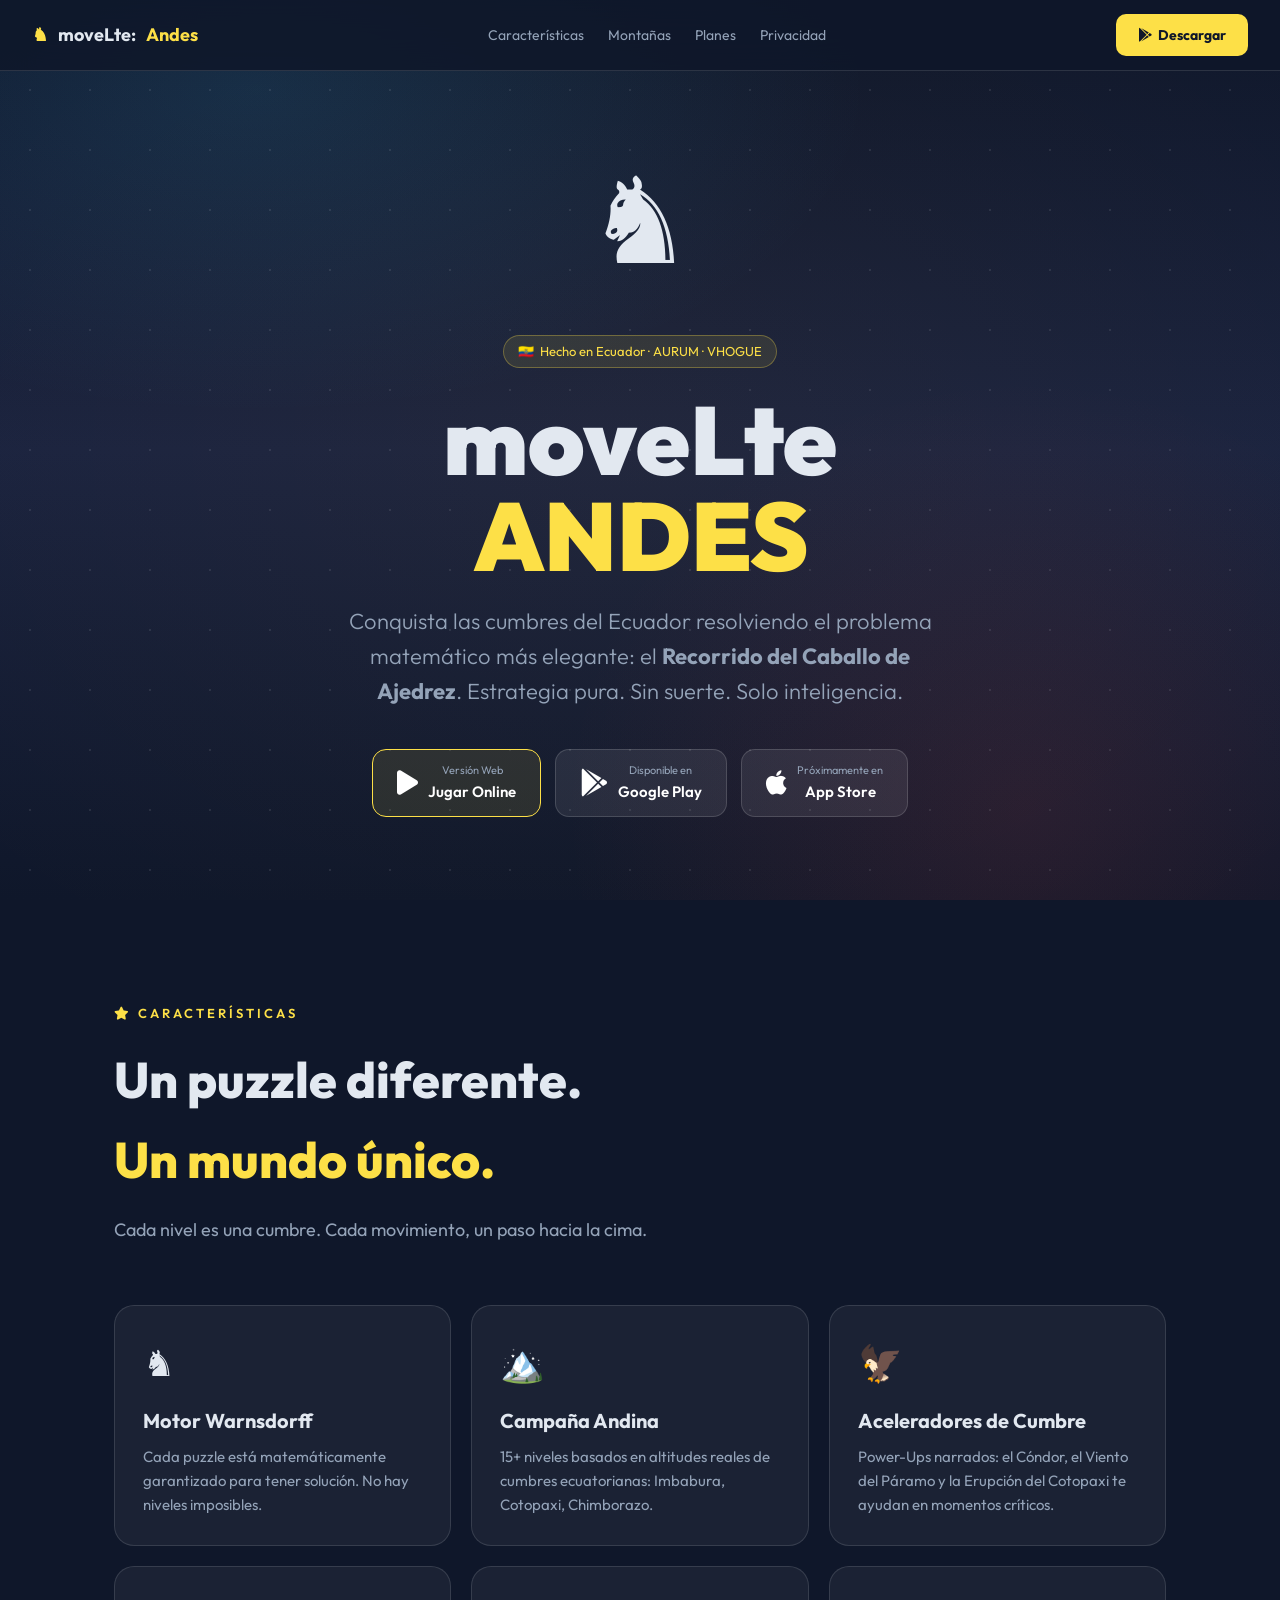
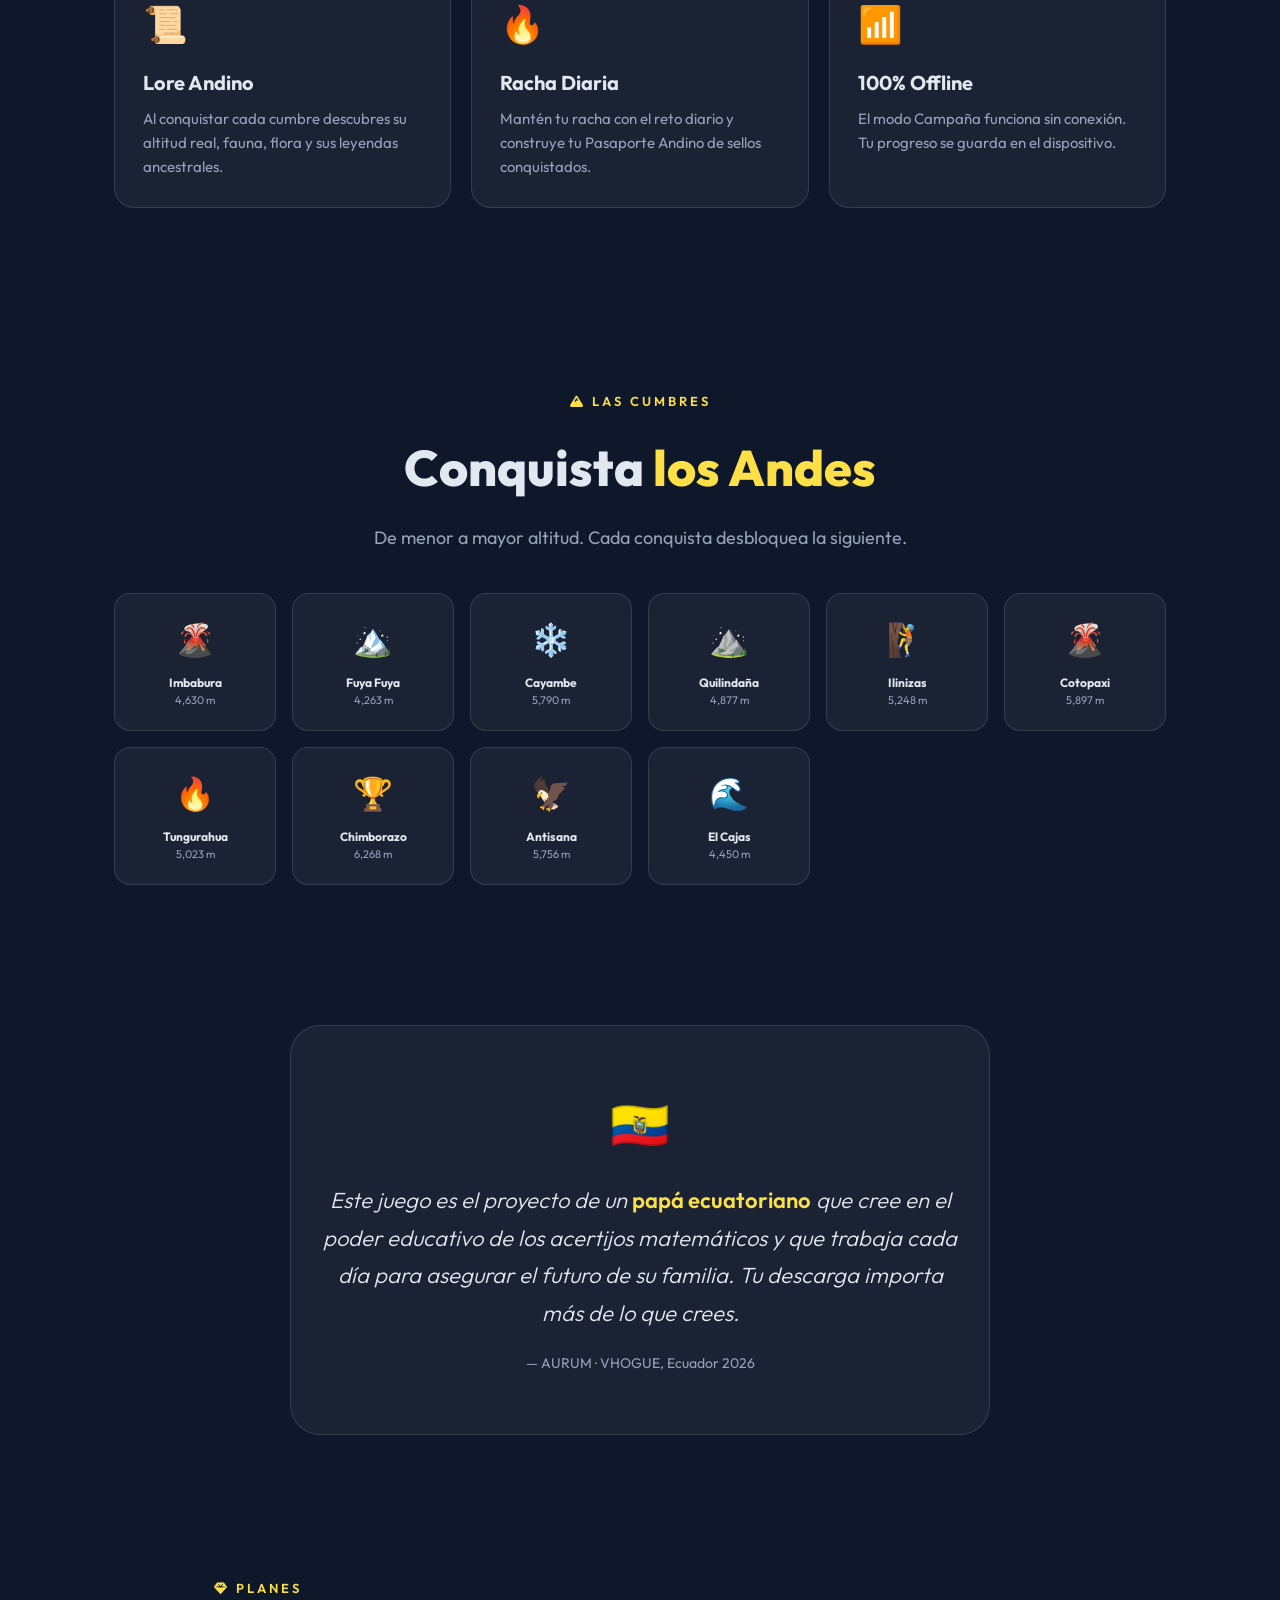
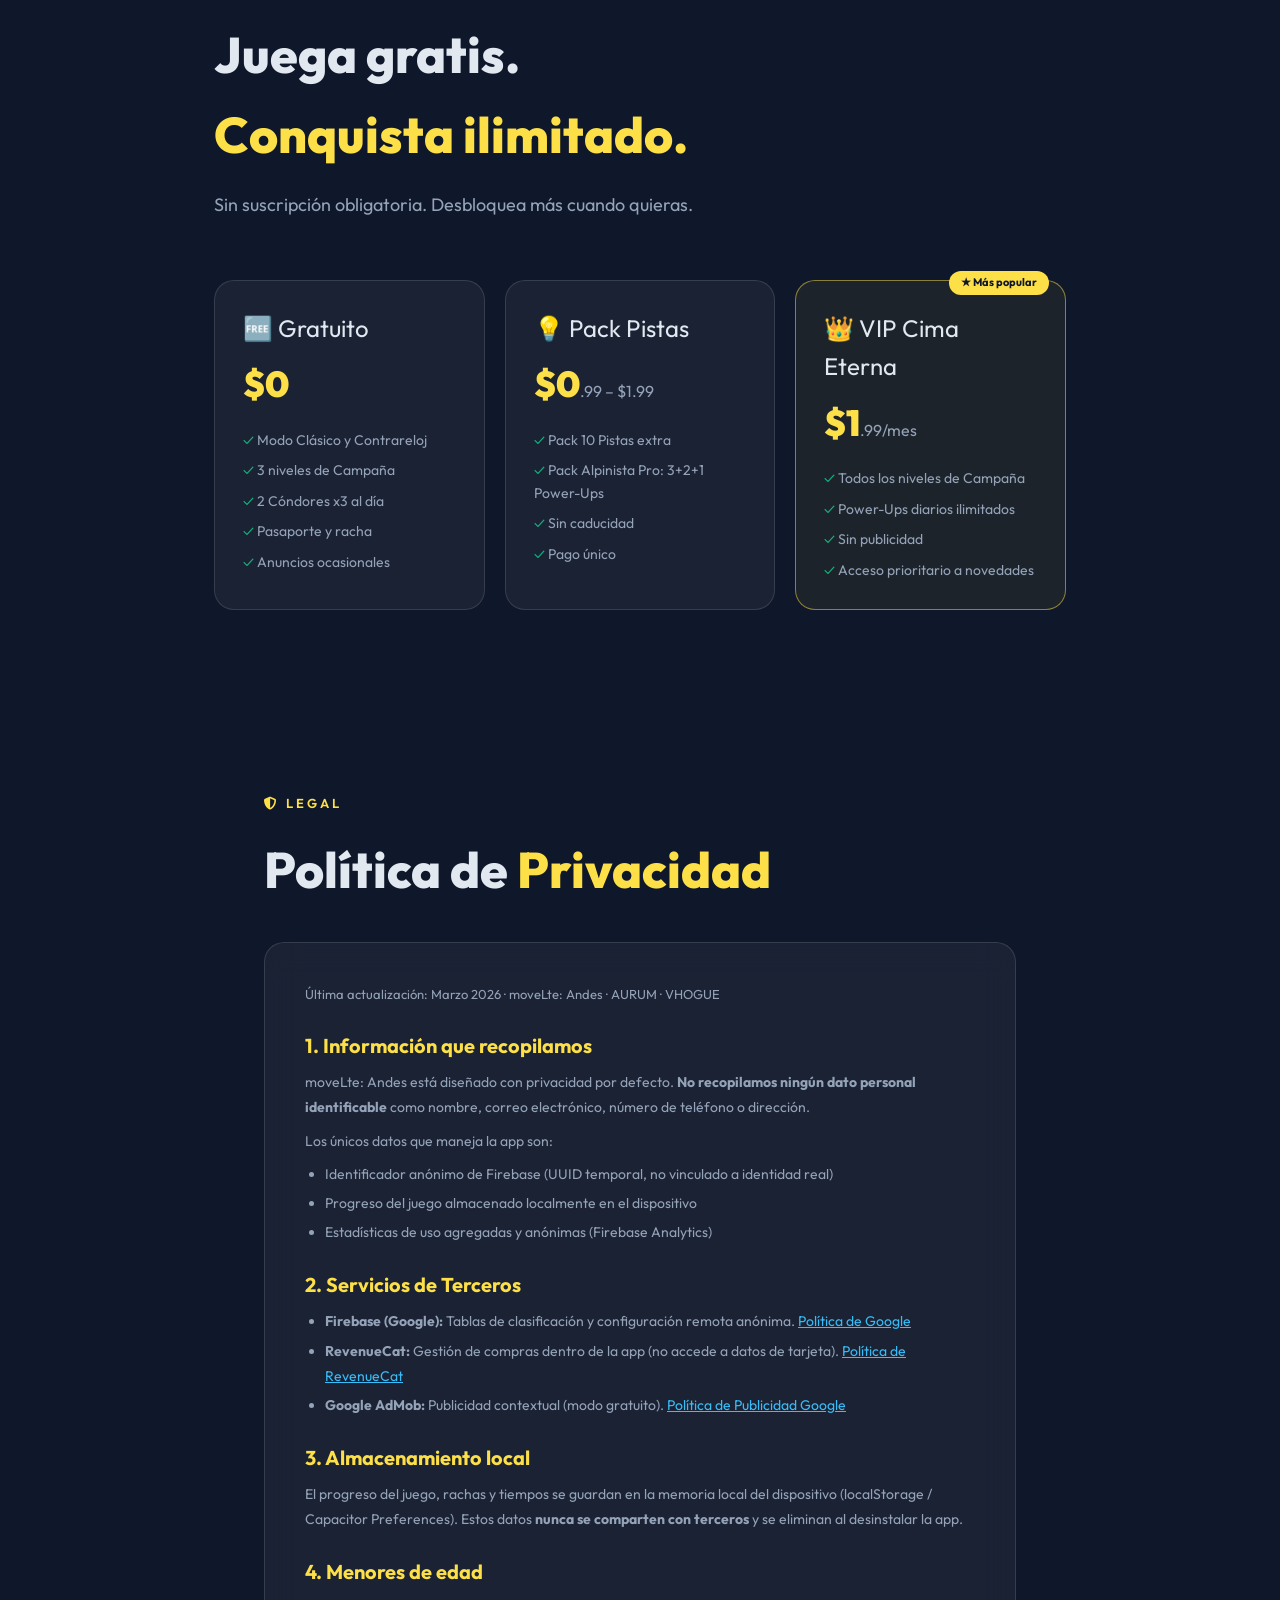
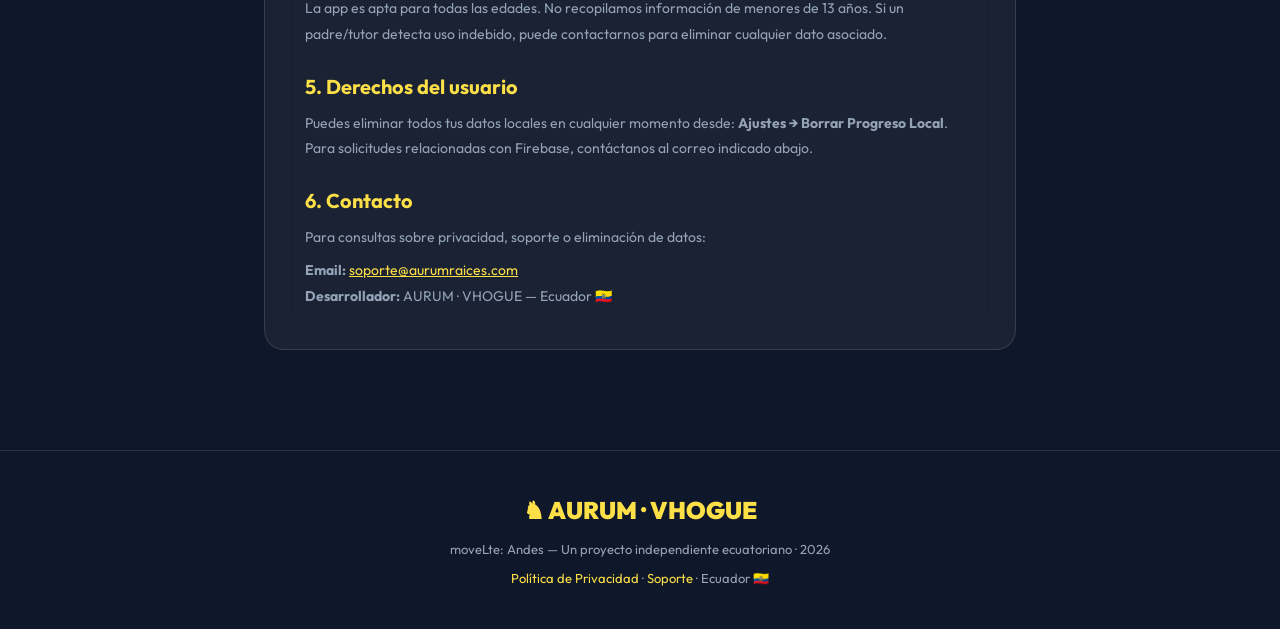
<file: index.html>
<!DOCTYPE html>
<html lang="es">
<head>
    <meta charset="UTF-8"/>
    <meta name="viewport" content="width=device-width, initial-scale=1.0"/>
    <title>moveLte: Andes — AURUM · VHOGUE</title>
    <meta name="description" content="moveLte: Andes. Un puzzle matemático único ambientado en las cumbres de los Andes ecuatorianos. Conquista las montañas con el Caballo de Ajedrez."/>
    <meta property="og:title" content="moveLte: Andes"/>
    <meta property="og:description" content="Conquista las cumbres del Ecuador resolviendo el recorrido del caballo de ajedrez. Puzzle matemático único con lore andino."/>
    <meta property="og:type" content="website"/>
    <link rel="preconnect" href="https://fonts.googleapis.com"/>
    <link href="https://fonts.googleapis.com/css2?family=Outfit:wght@300;400;600;700;900&display=swap" rel="stylesheet"/>
    <link rel="stylesheet" href="https://cdnjs.cloudflare.com/ajax/libs/font-awesome/6.5.0/css/all.min.css"/>
    <style>
        *, *::before, *::after { box-sizing: border-box; margin: 0; padding: 0; }

        :root {
            --bg: #0f172a;
            --bg2: #1e293b;
            --gold: #FDE047;
            --gold2: #F59E0B;
            --green: #10b981;
            --red: #ef4444;
            --blue: #38bdf8;
            --text: #e2e8f0;
            --muted: #94a3b8;
            --glass: rgba(255,255,255,0.05);
            --glass-border: rgba(255,255,255,0.12);
        }

        html { scroll-behavior: smooth; }

        body {
            font-family: 'Outfit', sans-serif;
            background: var(--bg);
            color: var(--text);
            line-height: 1.6;
            overflow-x: hidden;
        }

        /* ─── BACKGROUND ──────────────────────────────────── */
        .bg-hero {
            position: fixed; top: 0; left: 0;
            width: 100%; height: 100%;
            background:
                radial-gradient(ellipse 80% 60% at 20% 10%, rgba(56,189,248,0.12) 0%, transparent 60%),
                radial-gradient(ellipse 60% 80% at 80% 90%, rgba(239,68,68,0.10) 0%, transparent 60%),
                radial-gradient(ellipse 100% 100% at 50% 50%, rgba(245,158,11,0.04) 0%, transparent 70%),
                linear-gradient(to bottom, #0f172a 0%, #1a2340 50%, #0f172a 100%);
            z-index: -2;
        }
        .bg-stars {
            position: fixed; top: 0; left: 0; width: 100%; height: 100%;
            background-image: radial-gradient(circle, rgba(255,255,255,0.6) 1px, transparent 1px);
            background-size: 60px 60px;
            opacity: 0.15;
            z-index: -1;
            animation: starFloat 40s linear infinite;
        }
        @keyframes starFloat {
            from { background-position: 0 0; }
            to { background-position: 60px 60px; }
        }

        /* ─── GLASS COMPONENTS ───────────────────────────── */
        .glass {
            background: var(--glass);
            backdrop-filter: blur(16px);
            border: 1px solid var(--glass-border);
            border-radius: 20px;
        }

        /* ─── NAV ─────────────────────────────────────────── */
        nav {
            position: fixed; top: 0; width: 100%; z-index: 100;
            display: flex; align-items: center; justify-content: space-between;
            padding: 14px 32px;
            background: rgba(15,23,42,0.85);
            backdrop-filter: blur(20px);
            border-bottom: 1px solid var(--glass-border);
        }
        .nav-brand { display: flex; align-items: center; gap: 10px; font-weight: 700; font-size: 18px; }
        .nav-brand span { color: var(--gold); }
        .nav-links { display: flex; gap: 24px; }
        .nav-links a { color: var(--muted); text-decoration: none; font-size: 14px; transition: color 0.2s; }
        .nav-links a:hover { color: var(--gold); }
        .btn-cta {
            background: var(--gold); color: #0f172a;
            border: none; border-radius: 10px;
            padding: 10px 22px; font-size: 14px; font-weight: 700;
            cursor: pointer; text-decoration: none;
            transition: transform 0.2s, box-shadow 0.2s;
            display: inline-flex; align-items: center; gap: 6px;
        }
        .btn-cta:hover { transform: translateY(-2px); box-shadow: 0 8px 25px rgba(253,224,71,0.35); }

        /* ─── HERO ────────────────────────────────────────── */
        #hero {
            min-height: 100vh;
            display: flex; flex-direction: column; align-items: center; justify-content: center;
            text-align: center; padding: 120px 24px 80px;
        }
        .hero-badge {
            display: inline-flex; align-items: center; gap: 6px;
            background: rgba(253,224,71,0.1); border: 1px solid rgba(253,224,71,0.3);
            border-radius: 99px; padding: 5px 14px; font-size: 13px;
            color: var(--gold); margin-bottom: 24px;
            animation: fadeUp 0.6s ease-out both;
        }
        .hero-title {
            font-size: clamp(42px, 8vw, 96px); font-weight: 900; line-height: 1;
            animation: fadeUp 0.7s ease-out 0.1s both;
        }
        .hero-title .andes { color: var(--gold); display: block; }
        .hero-sub {
            font-size: clamp(18px, 3vw, 22px); color: var(--muted); font-weight: 300;
            max-width: 600px; margin: 20px auto 40px;
            animation: fadeUp 0.7s ease-out 0.2s both;
        }
        .hero-buttons {
            display: flex; gap: 14px; flex-wrap: wrap; justify-content: center;
            animation: fadeUp 0.7s ease-out 0.3s both;
        }
        .btn-store {
            display: flex; align-items: center; gap: 10px;
            background: rgba(255,255,255,0.08); border: 1px solid rgba(255,255,255,0.15);
            border-radius: 14px; padding: 12px 24px;
            color: white; text-decoration: none; font-size: 15px; font-weight: 600;
            transition: all 0.2s;
        }
        .btn-store:hover { background: rgba(255,255,255,0.14); transform: translateY(-3px); }
        .btn-store .store-label { font-size: 11px; color: var(--muted); display: block; font-weight: 400; }
        .btn-store i { font-size: 28px; }
        .hero-knight {
            font-size: 120px; margin-bottom: 20px;
            animation: knightFloat 4s ease-in-out infinite;
        }
        @keyframes knightFloat {
            0%, 100% { transform: translateY(0) rotate(-5deg); }
            50% { transform: translateY(-20px) rotate(5deg); }
        }
        @keyframes fadeUp {
            from { opacity: 0; transform: translateY(30px); }
            to { opacity: 1; transform: translateY(0); }
        }

        /* ─── FEATURES ───────────────────────────────────── */
        section { padding: 100px 24px; max-width: 1100px; margin: 0 auto; }
        .section-label {
            display: inline-flex; align-items: center; gap: 6px;
            color: var(--gold); font-size: 13px; font-weight: 600;
            text-transform: uppercase; letter-spacing: 3px; margin-bottom: 16px;
        }
        h2 { font-size: clamp(30px, 5vw, 50px); font-weight: 800; margin-bottom: 16px; }
        h2 em { color: var(--gold); font-style: normal; }
        .section-sub { color: var(--muted); font-size: 18px; margin-bottom: 60px; max-width: 600px; }

        .features-grid {
            display: grid; grid-template-columns: repeat(auto-fit, minmax(280px, 1fr)); gap: 20px;
        }
        .feature-card {
            padding: 28px; border-radius: 20px;
            border: 1px solid var(--glass-border);
            background: var(--glass); transition: all 0.3s;
        }
        .feature-card:hover {
            transform: translateY(-6px);
            border-color: rgba(253,224,71,0.3);
            background: rgba(253,224,71,0.04);
        }
        .feature-icon { font-size: 36px; margin-bottom: 14px; }
        .feature-card h3 { font-size: 20px; font-weight: 700; margin-bottom: 8px; }
        .feature-card p { color: var(--muted); font-size: 15px; }

        /* ─── MONTAÑAS ────────────────────────────────────── */
        #mountains { text-align: center; }
        .mountains-grid {
            display: grid; grid-template-columns: repeat(auto-fit, minmax(140px, 1fr)); gap: 16px; margin-top: 40px;
        }
        .mountain-card {
            padding: 20px 12px;
            border-radius: 16px;
            border: 1px solid var(--glass-border);
            background: var(--glass); text-align: center;
            transition: all 0.25s; cursor: default;
        }
        .mountain-card:hover {
            transform: scale(1.05);
            border-color: rgba(16,185,129,0.4);
            background: rgba(16,185,129,0.08);
        }
        .mountain-card .emoji { font-size: 32px; margin-bottom: 8px; }
        .mountain-card .name { font-size: 12px; font-weight: 700; color: var(--text); }
        .mountain-card .alt { font-size: 11px; color: var(--muted); }

        /* ─── MONETIZACIÓN ────────────────────────────────── */
        .pricing-grid {
            display: grid; grid-template-columns: repeat(auto-fit, minmax(240px, 1fr)); gap: 20px;
        }
        .price-card {
            padding: 28px; border-radius: 20px; border: 1px solid var(--glass-border);
            background: var(--glass); position: relative; transition: all 0.3s;
        }
        .price-card.featured {
            border-color: rgba(253,224,71,0.5);
            background: rgba(253,224,71,0.06);
        }
        .price-card:hover { transform: translateY(-4px); }
        .price-badge {
            position: absolute; top: -10px; right: 16px;
            background: var(--gold); color: #0f172a;
            font-size: 11px; font-weight: 700;
            border-radius: 99px; padding: 3px 12px;
        }
        .price-amount { font-size: 36px; font-weight: 900; color: var(--gold); }
        .price-amount small { font-size: 16px; color: var(--muted); font-weight: 400; }
        .price-features { list-style: none; margin-top: 16px; display: flex; flex-direction: column; gap: 8px; }
        .price-features li { font-size: 14px; color: var(--muted); }
        .price-features li::before { content: "✓ "; color: var(--green); }

        /* ─── FAMILIA / HISTORIA ─────────────────────────── */
        #story {
            text-align: center;
            background: var(--glass);
            border: 1px solid var(--glass-border);
            border-radius: 30px;
            padding: 60px 32px;
            margin: 0 24px;
            max-width: 700px;
            margin: 60px auto;
        }
        #story .quote {
            font-size: clamp(18px, 3vw, 22px); font-weight: 300; font-style: italic;
            color: var(--text); line-height: 1.7; margin: 20px 0;
        }
        #story .quote em { color: var(--gold); font-style: normal; font-weight: 600; }
        #story .author { color: var(--muted); font-size: 14px; margin-top: 16px; }

        /* ─── PRIVACY ─────────────────────────────────────── */
        #privacy {
            max-width: 800px; margin: 0 auto; padding: 100px 24px;
        }
        #privacy .glass { padding: 40px; }
        #privacy h3 { font-size: 20px; font-weight: 700; margin: 24px 0 8px; color: var(--gold); }
        #privacy p, #privacy li { color: var(--muted); font-size: 14px; line-height: 1.8; }
        #privacy ul { padding-left: 20px; margin-top: 8px; }
        #privacy li { margin-bottom: 4px; }

        /* ─── FOOTER ──────────────────────────────────────── */
        footer {
            text-align: center; padding: 40px 24px;
            border-top: 1px solid var(--glass-border);
            color: var(--muted); font-size: 13px;
        }
        footer a { color: var(--gold); text-decoration: none; }
        footer a:hover { text-decoration: underline; }
        .footer-logo { font-size: 24px; font-weight: 900; color: var(--gold); margin-bottom: 10px; }

        /* ─── RESPONSIVE ──────────────────────────────────── */
        @media (max-width: 640px) {
            nav { padding: 12px 18px; }
            .nav-links { display: none; }
            .hero-knight { font-size: 80px; }
            #story { margin: 40px 16px; padding: 40px 20px; }
        }
    </style>
</head>
<body>

<div class="bg-hero"></div>
<div class="bg-stars"></div>

<!-- NAVBAR -->
<nav>
    <div class="nav-brand">
        <span>♞</span> moveLte: <span>Andes</span>
    </div>
    <div class="nav-links">
        <a href="#features">Características</a>
        <a href="#mountains">Montañas</a>
        <a href="#pricing">Planes</a>
        <a href="#privacy">Privacidad</a>
    </div>
    <a href="#download" class="btn-cta">
        <i class="fa-brands fa-google-play"></i> Descargar
    </a>
</nav>

<!-- HERO -->
<section id="hero">
    <div class="hero-knight">♞</div>
    <div class="hero-badge">
        <span>🇪🇨</span> Hecho en Ecuador · AURUM · VHOGUE
    </div>
    <h1 class="hero-title">
        moveLte<br>
        <span class="andes">ANDES</span>
    </h1>
    <p class="hero-sub">
        Conquista las cumbres del Ecuador resolviendo el problema matemático más elegante: 
        el <strong>Recorrido del Caballo de Ajedrez</strong>. Estrategia pura. Sin suerte. Solo inteligencia.
    </p>
    <div class="hero-buttons" id="download">
        <a href="./play/" class="btn-store" style="border-color: var(--gold); background: rgba(253,224,71,0.1);">
            <i class="fa-solid fa-play"></i>
            <span>
                <span class="store-label">Versión Web</span>
                Jugar Online
            </span>
        </a>
        <a href="#" class="btn-store" title="Próximamente en Google Play">
            <i class="fa-brands fa-google-play"></i>
            <span>
                <span class="store-label">Disponible en</span>
                Google Play
            </span>
        </a>
        <a href="#" class="btn-store" title="Próximamente en App Store">
            <i class="fa-brands fa-apple"></i>
            <span>
                <span class="store-label">Próximamente en</span>
                App Store
            </span>
        </a>
    </div>
</section>

<!-- CARACTERÍSTICAS -->
<section id="features">
    <div class="section-label"><i class="fa-solid fa-star"></i> Características</div>
    <h2>Un puzzle diferente.<br><em>Un mundo único.</em></h2>
    <p class="section-sub">Cada nivel es una cumbre. Cada movimiento, un paso hacia la cima.</p>
    <div class="features-grid">
        <div class="feature-card">
            <div class="feature-icon">♞</div>
            <h3>Motor Warnsdorff</h3>
            <p>Cada puzzle está matemáticamente garantizado para tener solución. No hay niveles imposibles.</p>
        </div>
        <div class="feature-card">
            <div class="feature-icon">🏔️</div>
            <h3>Campaña Andina</h3>
            <p>15+ niveles basados en altitudes reales de cumbres ecuatorianas: Imbabura, Cotopaxi, Chimborazo.</p>
        </div>
        <div class="feature-card">
            <div class="feature-icon">🦅</div>
            <h3>Aceleradores de Cumbre</h3>
            <p>Power-Ups narrados: el Cóndor, el Viento del Páramo y la Erupción del Cotopaxi te ayudan en momentos críticos.</p>
        </div>
        <div class="feature-card">
            <div class="feature-icon">📜</div>
            <h3>Lore Andino</h3>
            <p>Al conquistar cada cumbre descubres su altitud real, fauna, flora y sus leyendas ancestrales.</p>
        </div>
        <div class="feature-card">
            <div class="feature-icon">🔥</div>
            <h3>Racha Diaria</h3>
            <p>Mantén tu racha con el reto diario y construye tu Pasaporte Andino de sellos conquistados.</p>
        </div>
        <div class="feature-card">
            <div class="feature-icon">📶</div>
            <h3>100% Offline</h3>
            <p>El modo Campaña funciona sin conexión. Tu progreso se guarda en el dispositivo.</p>
        </div>
    </div>
</section>

<!-- MONTAÑAS -->
<section id="mountains" style="text-align:center; max-width:1100px; margin:0 auto; padding: 80px 24px;">
    <div class="section-label" style="justify-content:center"><i class="fa-solid fa-mountain"></i> Las Cumbres</div>
    <h2>Conquista <em>los Andes</em></h2>
    <p class="section-sub" style="margin:0 auto 0;">De menor a mayor altitud. Cada conquista desbloquea la siguiente.</p>
    <div class="mountains-grid">
        <div class="mountain-card"><div class="emoji">🌋</div><div class="name">Imbabura</div><div class="alt">4,630 m</div></div>
        <div class="mountain-card"><div class="emoji">🏔️</div><div class="name">Fuya Fuya</div><div class="alt">4,263 m</div></div>
        <div class="mountain-card"><div class="emoji">❄️</div><div class="name">Cayambe</div><div class="alt">5,790 m</div></div>
        <div class="mountain-card"><div class="emoji">⛰️</div><div class="name">Quilindaña</div><div class="alt">4,877 m</div></div>
        <div class="mountain-card"><div class="emoji">🧗</div><div class="name">Ilinizas</div><div class="alt">5,248 m</div></div>
        <div class="mountain-card"><div class="emoji">🌋</div><div class="name">Cotopaxi</div><div class="alt">5,897 m</div></div>
        <div class="mountain-card"><div class="emoji">🔥</div><div class="name">Tungurahua</div><div class="alt">5,023 m</div></div>
        <div class="mountain-card"><div class="emoji">🏆</div><div class="name">Chimborazo</div><div class="alt">6,268 m</div></div>
        <div class="mountain-card"><div class="emoji">🦅</div><div class="name">Antisana</div><div class="alt">5,756 m</div></div>
        <div class="mountain-card"><div class="emoji">🌊</div><div class="name">El Cajas</div><div class="alt">4,450 m</div></div>
    </div>
</section>

<!-- HISTORIA / FAMILIA -->
<div id="story">
    <div style="font-size:48px;">🇪🇨</div>
    <p class="quote">
        Este juego es el proyecto de un <em>papá ecuatoriano</em> que cree en el poder educativo 
        de los acertijos matemáticos y que trabaja cada día para asegurar el futuro de su familia. 
        Tu descarga importa más de lo que crees.
    </p>
    <div class="author">— AURUM · VHOGUE, Ecuador 2026</div>
</div>

<!-- PLANES -->
<section id="pricing" style="max-width:900px; margin:0 auto; padding: 80px 24px;">
    <div class="section-label"><i class="fa-solid fa-gem"></i> Planes</div>
    <h2>Juega gratis.<br><em>Conquista ilimitado.</em></h2>
    <p class="section-sub">Sin suscripción obligatoria. Desbloquea más cuando quieras.</p>
    <div class="pricing-grid">
        <div class="price-card">
            <div style="font-size:24px; margin-bottom:8px;">🆓 Gratuito</div>
            <div class="price-amount">$0</div>
            <ul class="price-features">
                <li>Modo Clásico y Contrareloj</li>
                <li>3 niveles de Campaña</li>
                <li>2 Cóndores x3 al día</li>
                <li>Pasaporte y racha</li>
                <li>Anuncios ocasionales</li>
            </ul>
        </div>
        <div class="price-card">
            <div style="font-size:24px; margin-bottom:8px;">💡 Pack Pistas</div>
            <div class="price-amount">$0<small>.99 – $1.99</small></div>
            <ul class="price-features">
                <li>Pack 10 Pistas extra</li>
                <li>Pack Alpinista Pro: 3+2+1 Power-Ups</li>
                <li>Sin caducidad</li>
                <li>Pago único</li>
            </ul>
        </div>
        <div class="price-card featured">
            <div class="price-badge">★ Más popular</div>
            <div style="font-size:24px; margin-bottom:8px;">👑 VIP Cima Eterna</div>
            <div class="price-amount">$1<small>.99/mes</small></div>
            <ul class="price-features">
                <li>Todos los niveles de Campaña</li>
                <li>Power-Ups diarios ilimitados</li>
                <li>Sin publicidad</li>
                <li>Acceso prioritario a novedades</li>
            </ul>
        </div>
    </div>
</section>

<!-- PRIVACIDAD -->
<section id="privacy">
    <div class="section-label"><i class="fa-solid fa-shield-halved"></i> Legal</div>
    <h2>Política de <em>Privacidad</em></h2>
    
    <div class="glass" style="margin-top:32px; padding:40px;">
        <p style="color:var(--muted); font-size:13px; margin-bottom:16px">
            Última actualización: Marzo 2026 · moveLte: Andes · AURUM · VHOGUE
        </p>

        <h3>1. Información que recopilamos</h3>
        <p>moveLte: Andes está diseñado con privacidad por defecto. <strong>No recopilamos ningún dato personal identificable</strong> como nombre, correo electrónico, número de teléfono o dirección.</p>
        <p style="margin-top:8px">Los únicos datos que maneja la app son:</p>
        <ul>
            <li>Identificador anónimo de Firebase (UUID temporal, no vinculado a identidad real)</li>
            <li>Progreso del juego almacenado localmente en el dispositivo</li>
            <li>Estadísticas de uso agregadas y anónimas (Firebase Analytics)</li>
        </ul>

        <h3>2. Servicios de Terceros</h3>
        <ul>
            <li><strong>Firebase (Google):</strong> Tablas de clasificación y configuración remota anónima. <a href="https://policies.google.com/privacy" style="color:var(--blue)">Política de Google</a></li>
            <li><strong>RevenueCat:</strong> Gestión de compras dentro de la app (no accede a datos de tarjeta). <a href="https://www.revenuecat.com/privacy" style="color:var(--blue)">Política de RevenueCat</a></li>
            <li><strong>Google AdMob:</strong> Publicidad contextual (modo gratuito). <a href="https://policies.google.com/technologies/ads" style="color:var(--blue)">Política de Publicidad Google</a></li>
        </ul>

        <h3>3. Almacenamiento local</h3>
        <p>El progreso del juego, rachas y tiempos se guardan en la memoria local del dispositivo (localStorage / Capacitor Preferences). Estos datos <strong>nunca se comparten con terceros</strong> y se eliminan al desinstalar la app.</p>

        <h3>4. Menores de edad</h3>
        <p>La app es apta para todas las edades. No recopilamos información de menores de 13 años. Si un padre/tutor detecta uso indebido, puede contactarnos para eliminar cualquier dato asociado.</p>

        <h3>5. Derechos del usuario</h3>
        <p>Puedes eliminar todos tus datos locales en cualquier momento desde: <strong>Ajustes → Borrar Progreso Local</strong>. Para solicitudes relacionadas con Firebase, contáctanos al correo indicado abajo.</p>

        <h3>6. Contacto</h3>
        <p>Para consultas sobre privacidad, soporte o eliminación de datos:</p>
        <p style="margin-top:8px"><strong>Email:</strong> <a href="mailto:soporte@aurumraices.com" style="color:var(--gold)">soporte@aurumraices.com</a></p>
        <p><strong>Desarrollador:</strong> AURUM · VHOGUE — Ecuador 🇪🇨</p>
    </div>
</section>

<!-- FOOTER -->
<footer>
    <div class="footer-logo">♞ AURUM · VHOGUE</div>
    <p>moveLte: Andes — Un proyecto independiente ecuatoriano · 2026</p>
    <p style="margin-top:8px">
        <a href="#privacy">Política de Privacidad</a> · 
        <a href="mailto:soporte@aurumraices.com">Soporte</a> · 
        Ecuador 🇪🇨
    </p>
</footer>

<script>
    // Smooth reveal al hacer scroll
    const observer = new IntersectionObserver((entries) => {
        entries.forEach(e => {
            if (e.isIntersecting) {
                e.target.style.opacity = '1';
                e.target.style.transform = 'translateY(0)';
            }
        });
    }, { threshold: 0.1 });

    document.querySelectorAll('.feature-card, .mountain-card, .price-card').forEach(el => {
        el.style.opacity = '0';
        el.style.transform = 'translateY(30px)';
        el.style.transition = 'opacity 0.5s ease, transform 0.5s ease';
        observer.observe(el);
    });
</script>

</body>
</html>
</file>
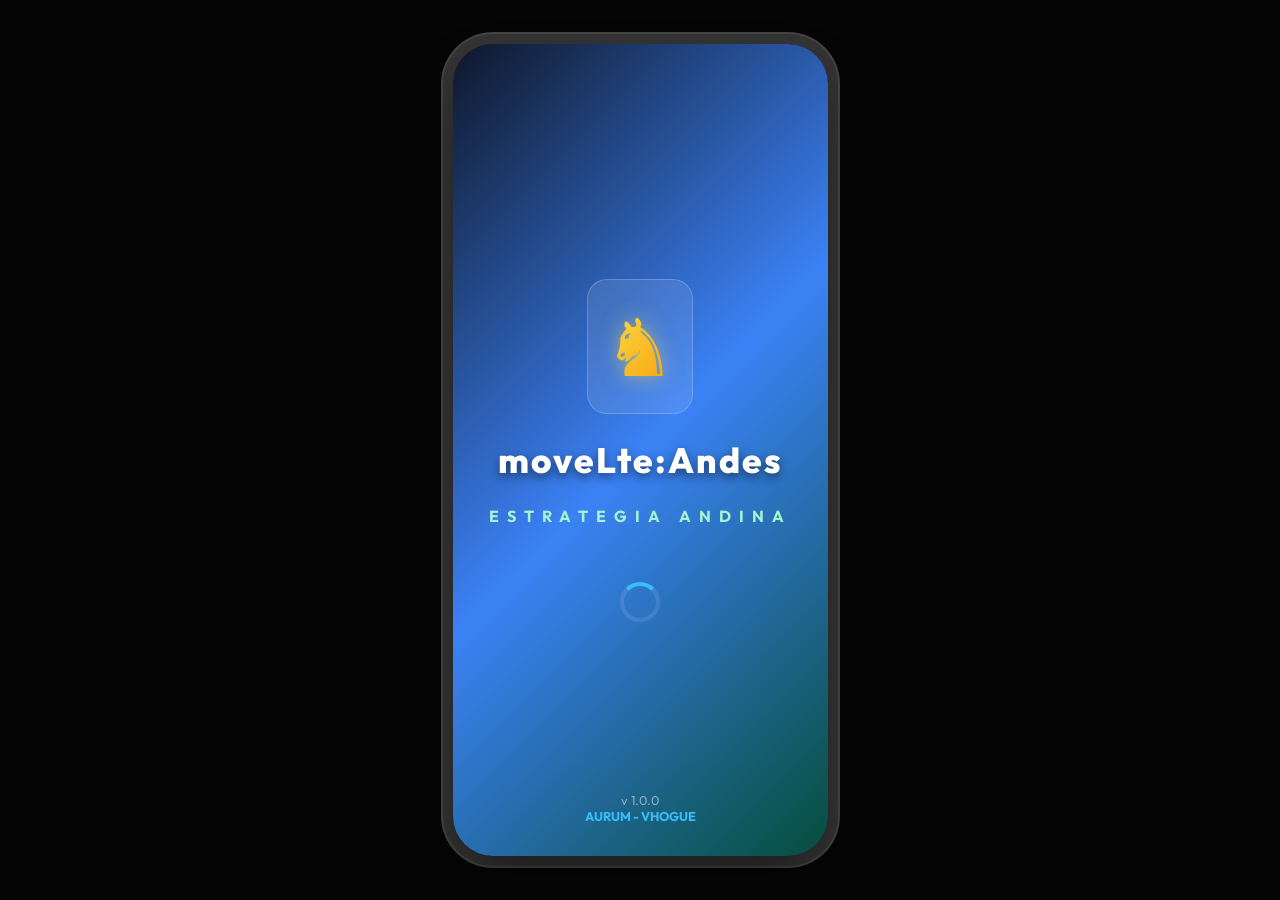
<file: play/index.html>
<!doctype html>
<html lang="es">
  <head>
    <meta charset="UTF-8" />
    <meta name="viewport" content="width=device-width, initial-scale=1.0, maximum-scale=1.0, user-scalable=no" />
    <title>moveLte:Andes</title>
    <link href="https://fonts.googleapis.com/css2?family=Outfit:wght@300;500;700;900&display=swap" rel="stylesheet">
    <link rel="stylesheet" href="https://cdnjs.cloudflare.com/ajax/libs/font-awesome/6.4.0/css/all.min.css">
    <script type="module" crossorigin src="/play/assets/index-Dpee5L_u.js"></script>
    <link rel="stylesheet" crossorigin href="/play/assets/index-UcpkeMvE.css">
  </head>
  <body>
    <script>
      window.onerror = function(msg, url, line, col, error) {
        var el = document.createElement('div');
        el.style.color = 'red'; el.style.background = 'white'; el.style.padding = '10px'; el.style.position = 'absolute'; el.style.top = '0'; el.style.zIndex = '99999';
        el.innerHTML = "<b>JS ERROR:</b> " + msg + "<br/>" + url + ":" + line + ":" + col + "<br/>" + (error && error.stack ? error.stack : "");
        document.body.appendChild(el);
      };
    </script>
    <div id="root"></div>
  </body>
</html>
</file>
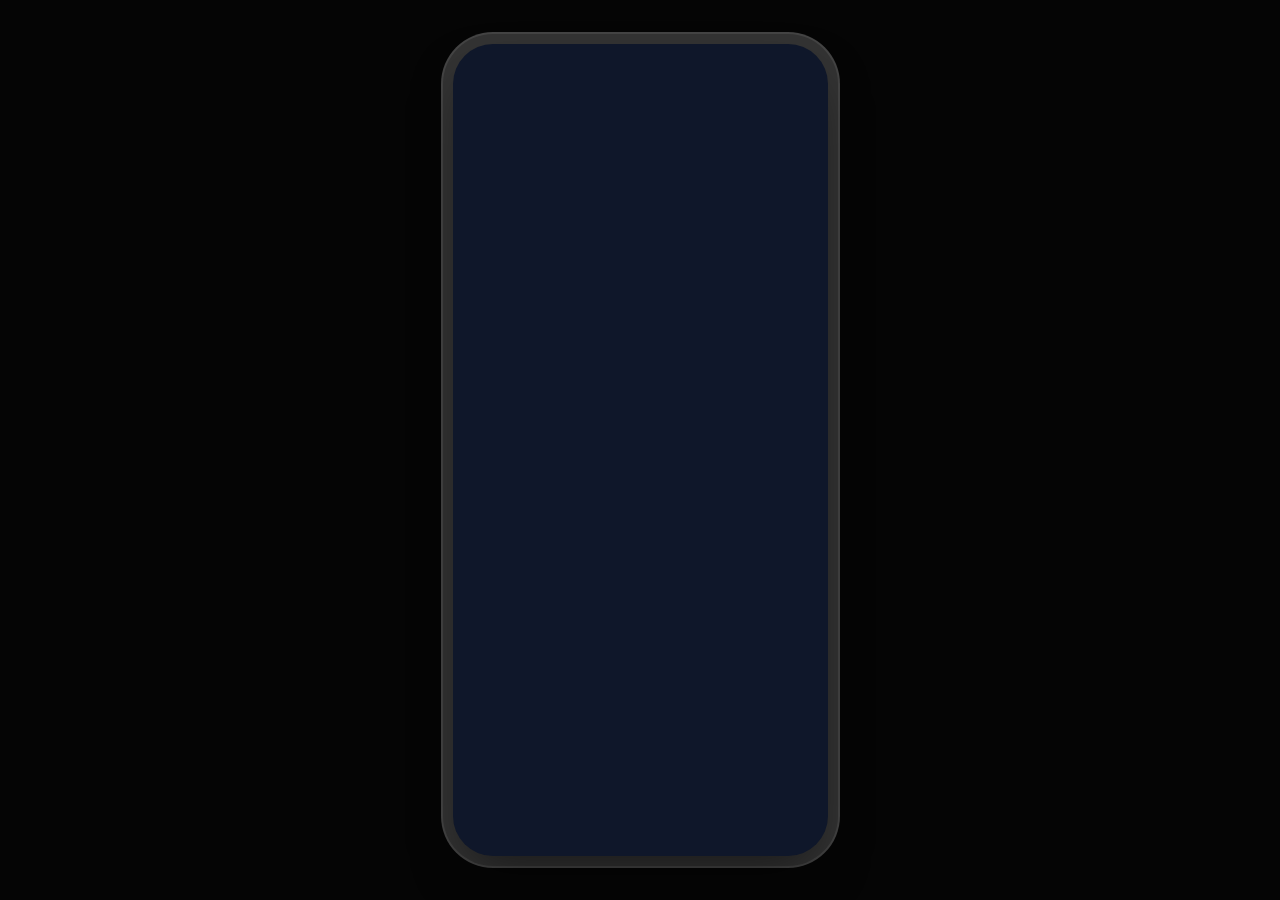
<file: github_pages_package/play/index.html>
<!doctype html>
<html lang="es">
  <head>
    <meta charset="UTF-8" />
    <meta name="viewport" content="width=device-width, initial-scale=1.0, maximum-scale=1.0, user-scalable=no" />
    <title>moveLte:Andes</title>
    <link href="https://fonts.googleapis.com/css2?family=Outfit:wght@300;500;700;900&display=swap" rel="stylesheet">
    <link rel="stylesheet" href="https://cdnjs.cloudflare.com/ajax/libs/font-awesome/6.4.0/css/all.min.css">
    <script type="module" crossorigin src="./assets/index-otColqrU.js"></script>
    <link rel="stylesheet" crossorigin href="./assets/index-UcpkeMvE.css">
  </head>
  <body>
    <script>
      window.onerror = function(msg, url, line, col, error) {
        var el = document.createElement('div');
        el.style.color = 'red'; el.style.background = 'white'; el.style.padding = '10px'; el.style.position = 'absolute'; el.style.top = '0'; el.style.zIndex = '99999';
        el.innerHTML = "<b>JS ERROR:</b> " + msg + "<br/>" + url + ":" + line + ":" + col + "<br/>" + (error && error.stack ? error.stack : "");
        document.body.appendChild(el);
      };
    </script>
    <div id="root"></div>
  </body>
</html>
</file>
<file: play/assets/index-UcpkeMvE.css>
:root{--primary:#ff5a5f;--secondary:#00a699;--dark:#0f172a;--glass-bg:#0f172aa6;--glass-border:#ffffff26;--text-main:#f8fafc;--text-muted:#94a3b8}*{box-sizing:border-box;-webkit-user-select:none;user-select:none;margin:0;padding:0;font-family:Outfit,sans-serif}body{min-height:100vh;color:var(--text-main);background-color:#050505;justify-content:center;align-items:center;display:flex}#root{justify-content:center;align-items:center;width:100%;height:100%;display:flex}.device-mockup{background-color:var(--dark);border-radius:40px;width:375px;height:812px;position:relative;overflow:hidden;box-shadow:0 25px 50px -12px #00000080,0 0 0 10px #333,0 0 0 12px #444}@media (width<=400px){.device-mockup{width:100%;height:100vh;box-shadow:none;border-radius:0}}.screen{background:var(--dark);flex-direction:column;width:100%;height:100%;animation:.4s ease-out fadeIn;display:flex;position:absolute;top:0;left:0}@keyframes fadeIn{0%{opacity:0;transform:translateY(10px)}to{opacity:1;transform:translateY(0)}}.glass-panel{background:var(--glass-bg);-webkit-backdrop-filter:blur(16px);border:1px solid var(--glass-border)}.scrollable{flex-direction:column;flex:1;gap:15px;padding:20px 20px 40px;display:flex;overflow-y:auto}.scrollable::-webkit-scrollbar{display:none}.btn{cursor:pointer;border:none;border-radius:20px;justify-content:center;align-items:center;gap:10px;width:100%;padding:18px;font-size:16px;font-weight:700;transition:transform .2s,background .2s;display:flex}.btn:active{transform:scale(.97)}.btn-primary{background:var(--primary);color:#fff;box-shadow:0 8px 15px #ff5a5f4d}.btn-ghost{color:#fff;background:#ffffff1a}.btn[disabled]{opacity:.5;cursor:not-allowed}.app-header{z-index:10;border-radius:0 0 30px 30px;justify-content:space-between;align-items:center;padding:60px 25px 20px;display:flex}.app-header h2{letter-spacing:.5px;font-size:20px;font-weight:600}.btn-icon{color:#fff;cursor:pointer;background:0 0;border:none;padding:8px;font-size:22px}.background-andes{z-index:-1;background:linear-gradient(#1e1b4b,#4c1d95,#be185d,#f59e0b) 0 0/cover;width:100%;height:100%;position:absolute;top:0;left:0}.background-andes:after{content:"";background:linear-gradient(#0000,#0f172a);width:100%;height:60%;position:absolute;bottom:0}.hero-content{text-align:center;flex-direction:column;gap:15px;margin-top:15%;padding:0 30px;display:flex}.logo-container{background:#ffffff26;border:1px solid #ffffff4d;border-radius:25px;justify-content:center;align-items:center;width:90px;height:90px;margin:0 auto;display:flex;box-shadow:0 15px 35px #0003}.horse-icon{color:#fff;font-size:45px}.title{letter-spacing:-1.5px;font-size:44px;font-weight:900;line-height:1.1}.title span{color:#fde68a}.subtitle{color:#ffffffe6;font-size:16px;font-weight:300}.bottom-actions{border-radius:40px 40px 0 0;flex-direction:column;gap:15px;margin-top:auto;padding:30px 25px 45px;display:flex}.secondary-buttons{gap:15px;display:flex}.map-grid{grid-template-columns:repeat(3,1fr);gap:10px;display:grid}.level-card.icon-mode{aspect-ratio:1;border-radius:12px;flex-direction:column;justify-content:center;align-items:center;padding:10px;display:flex}.level-card{-webkit-backdrop-filter:blur(12px);backdrop-filter:blur(12px);background:#1e293b66;border:1px solid #ffffff1a;border-radius:20px;align-items:center;gap:16px;margin-bottom:10px;padding:14px 18px;transition:all .3s cubic-bezier(.4,0,.2,1);display:flex;position:relative;overflow:hidden;box-shadow:0 4px 15px #0000004d}.level-card:before{content:"";pointer-events:none;background:linear-gradient(135deg,#ffffff0d,#0000);width:100%;height:100%;position:absolute;top:0;left:0}.level-card.unlocked:hover{background:#2d374b99;border-color:#fff3;transform:translateY(-2px);box-shadow:0 8px 25px #0006}.level-card.unlocked:active{background:#2d374be6;transform:scale(.97)}.level-mountain-icon{background:#ffffff0d;border:1.5px solid #fff3;border-radius:14px;justify-content:center;align-items:center;width:54px;height:54px;display:flex;position:relative}.level-mountain-icon i{color:#fff;filter:drop-shadow(0 2px 4px #0000004d);font-size:24px}.level-mountain-icon:after{content:"";background:var(--primary);width:60%;height:3px;box-shadow:0 0 10px var(--primary);border-radius:10px;position:absolute;bottom:-2px}.map-grid{grid-template-columns:repeat(3,1fr);gap:15px;padding:10px;display:grid}.level-card.icon-mode{text-align:center;flex-direction:column;justify-content:center;gap:10px;padding:15px 10px}.level-card.icon-mode .level-info h3{white-space:nowrap;text-overflow:ellipsis;max-width:80px;font-size:.85rem;overflow:hidden}.level-card.icon-mode .level-info p{display:none}.level-card.icon-mode .btn-play-circle{width:30px;height:30px;font-size:10px}.level-card.completed{opacity:.4;filter:grayscale();box-shadow:none;border-color:#0000}.level-card.pending{border-color:#38bdf866;animation:2s infinite alternate glowPending;box-shadow:0 0 15px #38bdf833}@keyframes glowPending{0%{box-shadow:0 0 5px #38bdf81a}to{box-shadow:0 0 15px #38bdf84d}}.level-info{flex:1}.level-info h3{color:#f8fafc;letter-spacing:.3px;margin:0;font-size:1.1rem;font-weight:800}.level-info p{color:#94a3b8;margin:4px 0 0;font-size:.85rem;font-weight:500}.btn-play-circle{color:#60a5fa;cursor:pointer;background:linear-gradient(135deg,#1e3a8a,#1d4ed8);border:2px solid #ffffff1a;border-radius:50%;justify-content:center;align-items:center;width:44px;height:44px;font-size:16px;transition:all .2s;display:flex;box-shadow:0 4px 12px #00000080,inset 0 0 10px #60a5fa4d}.btn-play-circle:hover{color:#fff;transform:scale(1.1);box-shadow:0 0 20px #2563eb99}.locked .btn-play-circle{color:#fff3;box-shadow:none;background:#ffffff0d;border-color:#0000}.powerups-bar{justify-content:center;gap:15px;padding:15px;display:flex}.powerup-item{flex-direction:column;align-items:center;gap:8px;display:flex}.powerup-btn{cursor:pointer;background:#111827;border:2px solid #ffffff1a;border-radius:18px;justify-content:center;align-items:center;width:65px;height:65px;transition:all .3s cubic-bezier(.175,.885,.32,1.275);display:flex;position:relative;box-shadow:0 4px 15px #0009}.powerup-btn i{color:#cbd5e1;z-index:2;filter:drop-shadow(0 0 5px #00000080);font-size:30px}.powerup-btn.active{border-color:#ef4444;transform:translateY(-5px)scale(1.05);box-shadow:0 0 25px #ef444480,inset 0 0 15px #ef44444d}.powerup-btn.active i{color:#fff}.powerup-label{color:#94a3b8;text-transform:uppercase;letter-spacing:.5px;margin-top:4px;font-size:11px;font-weight:800}.powerup-badge{color:#fff;z-index:10;background:red;border:2px solid #fff;border-radius:50%;justify-content:center;align-items:center;width:22px;height:22px;font-size:11px;font-weight:900;line-height:1;display:flex;position:absolute;top:-8px;right:-8px;box-shadow:0 0 10px #ef444499}.fire-edge{filter:blur(4px);z-index:1;pointer-events:none;background:linear-gradient(#0000,#f9731666,#ef4444cc);border-radius:0 0 18px 18px;width:100%;height:40%;animation:1.5s ease-in-out infinite firePulse;position:absolute;bottom:0;left:0}@keyframes firePulse{0%,to{opacity:.6;height:35%}50%{opacity:1;height:50%}}.modal{z-index:100;opacity:0;pointer-events:none;background:#000000b3;align-items:flex-end;width:100%;height:100%;transition:opacity .3s;display:flex;position:absolute;bottom:0;left:0}.modal.active{opacity:1;pointer-events:all}.modal-content{border-radius:30px 30px 0 0;width:100%;padding:35px 25px;transition:transform .4s cubic-bezier(.175,.885,.32,1.275);transform:translateY(100%)}.modal.active .modal-content{transform:translateY(0)}.full-width{width:100%}.mt-1{margin-top:15px}.board-container{flex-direction:column;flex:1;justify-content:center;align-items:center;padding:20px;display:flex}.board{background:#ffffff0d;border:1px solid #ffffff1a;border-radius:15px;gap:4px;margin-top:5px;padding:10px;display:grid}.cell{color:#fff;cursor:pointer;background:#1e293b99;border:1px solid #ffffff0d;border-radius:10px;justify-content:center;align-items:center;font-size:24px;transition:all .2s;display:flex;position:relative;box-shadow:inset 0 0 15px #0003}.cell.knight{background:var(--primary);z-index:2;transform:scale(1.05);box-shadow:0 5px 15px #ff5a5f66}.cell.visited{opacity:1;background:#ffffff1a;border:1px solid #ffffff1a}.footprint{color:#ef4444;opacity:.7;filter:drop-shadow(0 0 2px #ef444480);font-size:14px;animation:.5s ease-out forwards fadeInHuella;position:absolute}@keyframes fadeInHuella{0%{opacity:0;transform:scale(1.5)rotate(-10deg)}to{opacity:.7;transform:scale(1)rotate(0)}}.step-number{color:#fff6;text-shadow:0 1px 2px #00000080;font-size:14px;font-weight:800;position:absolute;bottom:4px;right:6px}.cell.obstacle{opacity:.8;background:#1e293b;border-color:#ffffff08}.cell.hint-move{color:#fde047;animation:1s infinite pulseHint;background:#fde04733!important;border:2px solid #fde047!important}.limit-overlay{-webkit-backdrop-filter:blur(10px);backdrop-filter:blur(10px);z-index:2000;text-align:center;background:#0f172af2;flex-direction:column;justify-content:center;align-items:center;width:100vw;height:100vh;padding:30px;animation:.4s ease-out fadeIn;display:flex;position:fixed;top:0;left:0}.limit-card{background:linear-gradient(135deg,#1e293b 0%,#0f172a 100%);border:1px solid #38bdf84d;border-radius:24px;max-width:400px;padding:40px 20px;box-shadow:0 20px 50px #00000080,0 0 30px #0ea5e933}.limit-icon{color:#f59e0b;filter:drop-shadow(0 0 15px #f59e0b66);margin-bottom:20px;font-size:60px}.limit-title{color:#fff;margin-bottom:15px;font-size:24px;font-weight:900}.limit-text{color:#94a3b8;margin-bottom:30px;font-size:16px;line-height:1.5}.btn-premium{color:#fff;background:linear-gradient(90deg,#f59e0b 0%,#d97706 100%);border:none;border-radius:14px;justify-content:center;align-items:center;gap:10px;width:100%;padding:15px 30px;font-size:16px;font-weight:800;transition:transform .2s;display:flex;box-shadow:0 4px 15px #d9770666}.btn-premium:active{transform:scale(.98)}.limit-footer{color:#ffffff4d;margin-top:25px;font-size:12px}.crevasse-overlay{z-index:1000;background:radial-gradient(circle,#000c 0%,#000000f2 100%);flex-direction:column;justify-content:center;align-items:center;width:100vw;height:100vh;animation:.5s ease-out fadeIn;display:flex;position:fixed;top:0;left:0;overflow:hidden}.crevasse-cracks{pointer-events:none;opacity:.3;mix-blend-mode:overlay;z-index:1001;background:url(https://www.transparenttextures.com/patterns/crackle.png);width:100%;height:100%;position:absolute;top:0;left:0}.crevasse-content{text-align:center;color:#fff;z-index:1002;max-width:80%;padding:20px}.crevasse-title{color:#38bdf8;text-transform:uppercase;text-shadow:0 0 20px #38bdf880;margin-bottom:5px;font-size:28px;font-weight:900}.crevasse-subtitle{color:#e2e8f0;margin-bottom:30px;font-size:16px;font-style:italic}.btn-crevasse{color:#fff;background:#0ea5e9;border:none;border-radius:12px;align-items:center;gap:10px;width:100%;max-width:250px;margin:10px auto;padding:12px 25px;font-weight:700;display:flex}.btn-crevasse.retry{background:#64748b}.btn-crevasse.ad{background:#10b981;animation:2s infinite pulse-green}@keyframes pulse-green{0%{box-shadow:0 0 #10b98166}70%{box-shadow:0 0 0 15px #10b98100}to{box-shadow:0 0 #10b98100}}@keyframes pulseHint{0%{transform:scale(1);box-shadow:0 0 #fde047}50%{transform:scale(1.05);box-shadow:0 0 10px #fde047}to{transform:scale(1);box-shadow:0 0 #fde047}}.theme-cayambe .background-andes{background:linear-gradient(#0f172a,#1e3a8a,#38bdf8)}.theme-cayambe .cell{background:#e0f2fe14;border:1px solid #e0f2fe1a}.theme-cayambe .cell.visited{color:#bae6fd;background:#38bdf840;border-color:#38bdf880}.theme-cayambe .cell.obstacle{color:#bae6fd;background:#0c4a6e}.theme-cochasqui .background-andes{background:linear-gradient(#1e1b4b,#78350f,#d97706)}.theme-cochasqui .cell{background:#fde68a14;border:1px solid #fde68a1a}.theme-cochasqui .cell.visited{color:#fcd34d;background:#d9770640;border-color:#d9770680}.theme-cochasqui .cell.obstacle{color:#fcd34d;background:#451a03}.theme-cotopaxi .background-andes{background:linear-gradient(#27272a,#7f1d1d,#ef4444)}.theme-cotopaxi .cell{background:#fecaca14;border:1px solid #fecaca1a}.theme-cotopaxi .cell.visited{color:#fca5a5;background:#ef444440;border-color:#ef444480}.theme-cotopaxi .cell.obstacle{color:#fca5a5;background:#450a0a}.theme-cajas .background-andes{background:linear-gradient(#064e3b,#047857,#10b981)}.theme-cajas .cell{background:#d1fae514;border:1px solid #d1fae51a}.theme-cajas .cell.visited{color:#6ee7b7;background:#10b98140;border-color:#10b98180}.theme-cajas .cell.obstacle{color:#6ee7b7;background:#022c22;box-shadow:inset 0 0 15px #000c}@keyframes fadeInLore{0%{opacity:0;transform:translateY(30px)}to{opacity:1;transform:translateY(0)}}@keyframes bounceIcon{0%{transform:scale(0)rotate(-20deg)}60%{transform:scale(1.3)rotate(5deg)}to{transform:scale(1)rotate(0)}}@keyframes knightJump{0%{filter:brightness();transform:scale(1)translateY(0)}30%{filter:brightness(1.8)drop-shadow(0 0 8px #fff);transform:scale(1.5)translateY(-8px)}60%{transform:scale(1.2)translateY(-4px)}to{filter:brightness();transform:scale(1)translateY(0)}}.knight-icon{display:block}.knight-jump{animation:.35s ease-out forwards knightJump}.hint-target{justify-content:center;align-items:center;display:flex;position:relative}.hint-ring{pointer-events:none;border:2px solid #fde047;border-radius:50%;width:100%;height:100%;animation:1s ease-out infinite hintRingExpand;position:absolute}@keyframes hintRingExpand{0%{opacity:1;transform:scale(.5)}to{opacity:0;transform:scale(1.8)}}.particles-burst{pointer-events:none;z-index:50;width:10px;height:10px;position:absolute;top:50%;left:50%;transform:translate(-50%,-50%)}.particle-gold{width:8px;height:8px;animation:1.1s ease-out forwards particleFly;animation-delay:var(--delay,0s);background:radial-gradient(circle,#fde047,#f59e0b);border-radius:50%;position:absolute;top:0;left:0;box-shadow:0 0 6px #fde047}@keyframes particleFly{0%{transform:rotate(var(--angle,0deg)) translateY(0px) scale(1);opacity:1}50%{opacity:1}to{transform:rotate(var(--angle,0deg)) translateY(-60px) scale(.3);opacity:0}}@keyframes centerFlash{0%{opacity:1;transform:scale(0)}50%{opacity:.8;transform:scale(2)}to{opacity:0;transform:scale(3)}}.full-screen-technical{-webkit-backdrop-filter:blur(20px);backdrop-filter:blur(20px);z-index:1000;background:#0a0f1cfa;flex-direction:column;width:100vw;height:100vh;padding:0;animation:.5s cubic-bezier(.165,.84,.44,1) slideInUp;display:flex;position:fixed;top:0;left:0;overflow-y:auto}@keyframes slideInUp{0%{opacity:0;transform:translateY(100%)}to{opacity:1;transform:translateY(0)}}.technical-photo{object-fit:cover;border-bottom:3px solid var(--primary);width:100%;height:35vh;box-shadow:0 10px 30px #00000080}.technical-content{flex-direction:column;gap:20px;padding:30px 20px;display:flex}.climate-green{border-left:5px solid #10b981}.climate-yellow{border-left:5px solid #f59e0b}.climate-blue{border-left:5px solid #3b82f6}.climate-frozen{border-left:5px solid #fff;box-shadow:inset 0 0 15px #ffffff1a}.difficulty-tag{text-transform:uppercase;border-radius:20px;padding:4px 12px;font-size:10px;font-weight:800}.diff-low{color:#000;background:#10b981}.diff-mid{color:#000;background:#f59e0b}.diff-high{color:#fff;background:#ef4444}.diff-extreme{color:#000;background:#fff;box-shadow:0 0 10px #ffffff80}.frost-effect{position:relative;overflow:hidden}.frost-effect:after{content:"";pointer-events:none;z-index:2;background:linear-gradient(135deg,#fff3 0%,#0000 60%);width:100%;height:100%;position:absolute;top:0;left:0;-webkit-mask-image:linear-gradient(#fff,#0000);mask-image:linear-gradient(#fff,#0000)}.semaphore-container{z-index:5;gap:4px;display:flex;position:absolute;top:8px;left:8px}.semaphore-light{border-radius:50%;width:6px;height:6px;box-shadow:0 0 5px}.semaphore-red{color:#ef4444;background:#ef4444}.semaphore-green{color:#10b981;background:#10b981}.level-card.completed{filter:brightness(.6)grayscale(.3);opacity:.8!important;background:#0f172ae6!important;border-color:#10b9814d!important}.level-card.pending{border:1px solid #38bdf866}.theme-cayambe .background-andes:before,.theme-cochasqui .background-andes:before,.theme-cotopaxi .background-andes:before,.theme-cajas .background-andes:before{content:"";z-index:-1;background-image:radial-gradient(circle,#ffffff26 2px,#0000 2px);background-size:50px 50px;width:100%;height:200%;animation:30s linear infinite parallaxScroll;position:absolute;top:0;left:0}@keyframes parallaxScroll{0%{transform:translateY(0)}to{transform:translateY(-50%)}}.cell.obstacle{font-size:20px;border:none!important}.cell.knight{color:#451a03;z-index:5;animation:1.5s ease-in-out infinite horseFloat;box-shadow:0 0 20px #f59e0bcc,inset 0 0 10px #fff9;background:linear-gradient(135deg,#fde047,#f59e0b)!important;border:2px solid #fef08a!important;transform:scale(1.15)!important}@keyframes horseFloat{0%,to{transform:scale(1.15)translateY(0)}50%{transform:scale(1.15)translateY(-6px)}}.splash-screen{z-index:10000;background:linear-gradient(135deg,#0f172a,#3b82f6,#064e3b);flex-direction:column;justify-content:center;align-items:center;width:100%;height:100%;transition:opacity .5s ease-out;display:flex;position:absolute;top:0;left:0}.splash-screen.fade-out{opacity:0;pointer-events:none}.splash-content{flex-direction:column;align-items:center;gap:1.5rem;display:flex}.splash-icon-container{-webkit-backdrop-filter:blur(10px);backdrop-filter:blur(10px);background:#ffffff1a;border:1px solid #fff3;border-radius:20px;padding:1rem;font-size:5rem;animation:2s cubic-bezier(.175,.885,.32,1.275) infinite logoBounce}.splash-knight{background:linear-gradient(135deg,#fde047,#f59e0b);-webkit-text-fill-color:transparent;filter:drop-shadow(0 0 10px #fde04780);-webkit-background-clip:text;background-clip:text}.splash-title{color:#fff;letter-spacing:2px;text-shadow:0 4px 10px #00000080;margin:0;font-size:2.2rem;font-weight:800}.splash-subtitle{color:#a7f3d0;letter-spacing:8px;margin:0;font-size:1rem}.splash-loader{border:4px solid #ffffff1a;border-top-color:#38bdf8;border-radius:50%;width:40px;height:40px;margin-top:2rem;animation:1s linear infinite spin}.splash-footer{color:#ffffff80;text-align:center;font-size:.8rem;position:absolute;bottom:2rem}.splash-studio{color:#38bdf8;font-weight:700}@keyframes logoBounce{0%,to{transform:scale(1)}50%{transform:scale(1.1)}}@keyframes spin{to{transform:rotate(360deg)}}.home-container{box-sizing:border-box;background:#0f172a;flex-direction:column;width:100%;height:100%;padding:1.5rem;display:flex;position:relative;overflow:hidden}.home-header{justify-content:space-between;align-items:center;margin-bottom:2rem;display:flex}.stats-pill{color:#e2e8f0;background:#ffffff1a;border:1px solid #ffffff0d;border-radius:20px;gap:.5rem;padding:.5rem 1rem;font-size:.85rem;display:flex}.profile-btn{background:#ffffff1a;border-radius:50%;padding:.5rem;font-size:1.5rem}.menu-grid{flex-grow:1;grid-template-columns:1fr 1fr;gap:1rem;padding-bottom:80px;display:grid;overflow-y:auto}.mode-card{text-align:center;color:#fff;cursor:pointer;border:none;border-radius:16px;flex-direction:column;align-items:center;padding:1.5rem 1rem;transition:transform .2s,box-shadow .2s;display:flex;position:relative;overflow:hidden}.mode-card:active{transform:scale(.95)}.mode-icon{filter:drop-shadow(0 4px 6px #0000004d);margin-bottom:1rem;font-size:2.5rem}.mode-card h3{margin:0 0 .5rem;font-size:1.1rem}.mode-card p{opacity:.8;margin:0;font-size:.8rem;line-height:1.3}.card-classic{background:linear-gradient(135deg,#3b82f6,#1e40af);box-shadow:0 4px 15px #3b82f666}.card-time{background:linear-gradient(135deg,#f59e0b,#d97706);box-shadow:0 4px 15px #f59e0b66}.card-campaign{background:linear-gradient(135deg,#10b981,#059669)}.card-daily{background:linear-gradient(135deg,#8b5cf6,#6d28d9)}.card-badge{color:#fff;text-transform:uppercase;background:red;border-radius:10px;padding:2px 6px;font-size:.6rem;font-weight:700;position:absolute;top:10px;right:10px}.mode-card.locked{opacity:.6;filter:grayscale(50%)}.lock-icon{color:#ffffffb3;font-size:1.2rem;animation:2s infinite pulseLock;position:absolute;top:10px;left:10px}@keyframes pulseLock{0%,to{opacity:.5;transform:scale(1)}50%{opacity:1;transform:scale(1.1)}}.bottom-nav{-webkit-backdrop-filter:blur(10px);backdrop-filter:blur(10px);width:100%;padding:.8rem 0;padding-bottom:calc(.8rem + env(safe-area-inset-bottom));background:#0f172af2;border-top:1px solid #ffffff1a;justify-content:space-around;display:flex;position:absolute;bottom:0;left:0}.nav-item{color:#94a3b8;cursor:pointer;background:0 0;border:none;flex-direction:column;align-items:center;gap:.3rem;display:flex}.nav-item span{font-size:1.5rem;transition:transform .2s}.nav-item.active{color:#38bdf8}.nav-item.active span{filter:drop-shadow(0 0 5px #38bdf880);transform:scale(1.2)}.store-container{color:#fff;box-sizing:border-box;background:linear-gradient(#1e293b,#020617);width:100%;height:100%;padding:1.5rem;position:relative;overflow-y:auto}.close-btn{cursor:pointer;background:#ffffff1a;border-radius:50%;padding:.5rem;font-size:1.2rem}.store-main{flex-direction:column;gap:1.2rem;padding-bottom:2rem;display:flex}.store-card{text-align:center;-webkit-backdrop-filter:blur(10px);backdrop-filter:blur(10px);background:#ffffff0d;border:1px solid #ffffff1a;border-radius:16px;padding:1.5rem;box-shadow:0 4px 10px #00000080}.vip-card{background:linear-gradient(135deg,#a855f733,#3b82f633);border:1px solid #a855f7}.store-card h3{margin:0 0 .5rem;font-size:1.2rem}.store-card p{opacity:.8;margin-bottom:1.5rem;font-size:.85rem}.buy-btn{color:#020617;cursor:pointer;background:#38bdf8;border:none;border-radius:8px;width:100%;padding:.8rem;font-size:1rem;font-weight:700;transition:all .2s}.buy-btn:active{transform:scale(.95)}.buy-btn.active{color:#fff;cursor:default;pointer-events:none;background:#10b981}.leaderboard-list{flex-direction:column;gap:.8rem;display:flex}.score-row{background:#ffffff0d;border-left:4px solid #38bdf8;border-radius:12px;justify-content:space-between;align-items:center;padding:1rem;display:flex;box-shadow:0 4px 6px #0003}.score-row:first-child{background:linear-gradient(90deg,#fbbf241a,#0000);border-left-color:#fbbf24}.score-row:nth-child(2){border-left-color:#94a3b8}.score-row:nth-child(3){border-left-color:#b45309}.rank{opacity:.4;min-width:40px;font-size:1.2rem;font-weight:900}.player-info{flex:1}.player-info h4{margin:0 0 .2rem;font-size:1.1rem}.player-info small{opacity:.6;text-transform:capitalize;font-size:.75rem}.score-info{text-align:right}.score-info .pts{color:#a7f3d0;font-size:1.1rem;font-weight:700}.score-info small{opacity:.5;font-size:.75rem}.fireworks-container{pointer-events:none;z-index:250;width:100%;height:100%;position:absolute;top:0;left:0;overflow:hidden}.firework{transform-origin:50%;border-radius:50%;width:6px;height:6px;position:absolute;top:100%}@keyframes explode{0%{opacity:1;transform:translateY(0)scale(1)}50%{opacity:1;transform:translateY(-400px)scale(1.2)}55%{opacity:0;transform:translateY(-400px)scale(0)}60%{opacity:1;transform:translateY(-400px)scale(10);box-shadow:0 0 0 2px #fff,20px -30px 0 2px #ffeb3b,-30px -20px 0 2px #f44336,40px 10px 0 2px #2196f3,-10px 40px 0 2px #4caf50,-40px -40px 0 2px #e91e63}to{opacity:0;transform:translateY(-380px)scale(15);box-shadow:0 0 0 5px #fff,40px -60px 0 5px #ffeb3b,-60px -40px 0 5px #f44336,80px 20px 0 5px #2196f3,-20px 80px 0 5px #4caf50,-80px -80px 0 5px #e91e63}}.firework-1{background:#ffeb3b;animation:2.5s ease-out infinite explode;left:20%}.firework-2{background:#2196f3;animation:2.5s ease-out .8s infinite explode;left:50%}.firework-3{background:#4caf50;animation:2.5s ease-out 1.5s infinite explode;left:80%}
</file>
<file: github_pages_package/play/assets/index-UcpkeMvE.css>
:root{--primary:#ff5a5f;--secondary:#00a699;--dark:#0f172a;--glass-bg:#0f172aa6;--glass-border:#ffffff26;--text-main:#f8fafc;--text-muted:#94a3b8}*{box-sizing:border-box;-webkit-user-select:none;user-select:none;margin:0;padding:0;font-family:Outfit,sans-serif}body{min-height:100vh;color:var(--text-main);background-color:#050505;justify-content:center;align-items:center;display:flex}#root{justify-content:center;align-items:center;width:100%;height:100%;display:flex}.device-mockup{background-color:var(--dark);border-radius:40px;width:375px;height:812px;position:relative;overflow:hidden;box-shadow:0 25px 50px -12px #00000080,0 0 0 10px #333,0 0 0 12px #444}@media (width<=400px){.device-mockup{width:100%;height:100vh;box-shadow:none;border-radius:0}}.screen{background:var(--dark);flex-direction:column;width:100%;height:100%;animation:.4s ease-out fadeIn;display:flex;position:absolute;top:0;left:0}@keyframes fadeIn{0%{opacity:0;transform:translateY(10px)}to{opacity:1;transform:translateY(0)}}.glass-panel{background:var(--glass-bg);-webkit-backdrop-filter:blur(16px);border:1px solid var(--glass-border)}.scrollable{flex-direction:column;flex:1;gap:15px;padding:20px 20px 40px;display:flex;overflow-y:auto}.scrollable::-webkit-scrollbar{display:none}.btn{cursor:pointer;border:none;border-radius:20px;justify-content:center;align-items:center;gap:10px;width:100%;padding:18px;font-size:16px;font-weight:700;transition:transform .2s,background .2s;display:flex}.btn:active{transform:scale(.97)}.btn-primary{background:var(--primary);color:#fff;box-shadow:0 8px 15px #ff5a5f4d}.btn-ghost{color:#fff;background:#ffffff1a}.btn[disabled]{opacity:.5;cursor:not-allowed}.app-header{z-index:10;border-radius:0 0 30px 30px;justify-content:space-between;align-items:center;padding:60px 25px 20px;display:flex}.app-header h2{letter-spacing:.5px;font-size:20px;font-weight:600}.btn-icon{color:#fff;cursor:pointer;background:0 0;border:none;padding:8px;font-size:22px}.background-andes{z-index:-1;background:linear-gradient(#1e1b4b,#4c1d95,#be185d,#f59e0b) 0 0/cover;width:100%;height:100%;position:absolute;top:0;left:0}.background-andes:after{content:"";background:linear-gradient(#0000,#0f172a);width:100%;height:60%;position:absolute;bottom:0}.hero-content{text-align:center;flex-direction:column;gap:15px;margin-top:15%;padding:0 30px;display:flex}.logo-container{background:#ffffff26;border:1px solid #ffffff4d;border-radius:25px;justify-content:center;align-items:center;width:90px;height:90px;margin:0 auto;display:flex;box-shadow:0 15px 35px #0003}.horse-icon{color:#fff;font-size:45px}.title{letter-spacing:-1.5px;font-size:44px;font-weight:900;line-height:1.1}.title span{color:#fde68a}.subtitle{color:#ffffffe6;font-size:16px;font-weight:300}.bottom-actions{border-radius:40px 40px 0 0;flex-direction:column;gap:15px;margin-top:auto;padding:30px 25px 45px;display:flex}.secondary-buttons{gap:15px;display:flex}.map-grid{grid-template-columns:repeat(3,1fr);gap:10px;display:grid}.level-card.icon-mode{aspect-ratio:1;border-radius:12px;flex-direction:column;justify-content:center;align-items:center;padding:10px;display:flex}.level-card{-webkit-backdrop-filter:blur(12px);backdrop-filter:blur(12px);background:#1e293b66;border:1px solid #ffffff1a;border-radius:20px;align-items:center;gap:16px;margin-bottom:10px;padding:14px 18px;transition:all .3s cubic-bezier(.4,0,.2,1);display:flex;position:relative;overflow:hidden;box-shadow:0 4px 15px #0000004d}.level-card:before{content:"";pointer-events:none;background:linear-gradient(135deg,#ffffff0d,#0000);width:100%;height:100%;position:absolute;top:0;left:0}.level-card.unlocked:hover{background:#2d374b99;border-color:#fff3;transform:translateY(-2px);box-shadow:0 8px 25px #0006}.level-card.unlocked:active{background:#2d374be6;transform:scale(.97)}.level-mountain-icon{background:#ffffff0d;border:1.5px solid #fff3;border-radius:14px;justify-content:center;align-items:center;width:54px;height:54px;display:flex;position:relative}.level-mountain-icon i{color:#fff;filter:drop-shadow(0 2px 4px #0000004d);font-size:24px}.level-mountain-icon:after{content:"";background:var(--primary);width:60%;height:3px;box-shadow:0 0 10px var(--primary);border-radius:10px;position:absolute;bottom:-2px}.map-grid{grid-template-columns:repeat(3,1fr);gap:15px;padding:10px;display:grid}.level-card.icon-mode{text-align:center;flex-direction:column;justify-content:center;gap:10px;padding:15px 10px}.level-card.icon-mode .level-info h3{white-space:nowrap;text-overflow:ellipsis;max-width:80px;font-size:.85rem;overflow:hidden}.level-card.icon-mode .level-info p{display:none}.level-card.icon-mode .btn-play-circle{width:30px;height:30px;font-size:10px}.level-card.completed{opacity:.4;filter:grayscale();box-shadow:none;border-color:#0000}.level-card.pending{border-color:#38bdf866;animation:2s infinite alternate glowPending;box-shadow:0 0 15px #38bdf833}@keyframes glowPending{0%{box-shadow:0 0 5px #38bdf81a}to{box-shadow:0 0 15px #38bdf84d}}.level-info{flex:1}.level-info h3{color:#f8fafc;letter-spacing:.3px;margin:0;font-size:1.1rem;font-weight:800}.level-info p{color:#94a3b8;margin:4px 0 0;font-size:.85rem;font-weight:500}.btn-play-circle{color:#60a5fa;cursor:pointer;background:linear-gradient(135deg,#1e3a8a,#1d4ed8);border:2px solid #ffffff1a;border-radius:50%;justify-content:center;align-items:center;width:44px;height:44px;font-size:16px;transition:all .2s;display:flex;box-shadow:0 4px 12px #00000080,inset 0 0 10px #60a5fa4d}.btn-play-circle:hover{color:#fff;transform:scale(1.1);box-shadow:0 0 20px #2563eb99}.locked .btn-play-circle{color:#fff3;box-shadow:none;background:#ffffff0d;border-color:#0000}.powerups-bar{justify-content:center;gap:15px;padding:15px;display:flex}.powerup-item{flex-direction:column;align-items:center;gap:8px;display:flex}.powerup-btn{cursor:pointer;background:#111827;border:2px solid #ffffff1a;border-radius:18px;justify-content:center;align-items:center;width:65px;height:65px;transition:all .3s cubic-bezier(.175,.885,.32,1.275);display:flex;position:relative;box-shadow:0 4px 15px #0009}.powerup-btn i{color:#cbd5e1;z-index:2;filter:drop-shadow(0 0 5px #00000080);font-size:30px}.powerup-btn.active{border-color:#ef4444;transform:translateY(-5px)scale(1.05);box-shadow:0 0 25px #ef444480,inset 0 0 15px #ef44444d}.powerup-btn.active i{color:#fff}.powerup-label{color:#94a3b8;text-transform:uppercase;letter-spacing:.5px;margin-top:4px;font-size:11px;font-weight:800}.powerup-badge{color:#fff;z-index:10;background:red;border:2px solid #fff;border-radius:50%;justify-content:center;align-items:center;width:22px;height:22px;font-size:11px;font-weight:900;line-height:1;display:flex;position:absolute;top:-8px;right:-8px;box-shadow:0 0 10px #ef444499}.fire-edge{filter:blur(4px);z-index:1;pointer-events:none;background:linear-gradient(#0000,#f9731666,#ef4444cc);border-radius:0 0 18px 18px;width:100%;height:40%;animation:1.5s ease-in-out infinite firePulse;position:absolute;bottom:0;left:0}@keyframes firePulse{0%,to{opacity:.6;height:35%}50%{opacity:1;height:50%}}.modal{z-index:100;opacity:0;pointer-events:none;background:#000000b3;align-items:flex-end;width:100%;height:100%;transition:opacity .3s;display:flex;position:absolute;bottom:0;left:0}.modal.active{opacity:1;pointer-events:all}.modal-content{border-radius:30px 30px 0 0;width:100%;padding:35px 25px;transition:transform .4s cubic-bezier(.175,.885,.32,1.275);transform:translateY(100%)}.modal.active .modal-content{transform:translateY(0)}.full-width{width:100%}.mt-1{margin-top:15px}.board-container{flex-direction:column;flex:1;justify-content:center;align-items:center;padding:20px;display:flex}.board{background:#ffffff0d;border:1px solid #ffffff1a;border-radius:15px;gap:4px;margin-top:5px;padding:10px;display:grid}.cell{color:#fff;cursor:pointer;background:#1e293b99;border:1px solid #ffffff0d;border-radius:10px;justify-content:center;align-items:center;font-size:24px;transition:all .2s;display:flex;position:relative;box-shadow:inset 0 0 15px #0003}.cell.knight{background:var(--primary);z-index:2;transform:scale(1.05);box-shadow:0 5px 15px #ff5a5f66}.cell.visited{opacity:1;background:#ffffff1a;border:1px solid #ffffff1a}.footprint{color:#ef4444;opacity:.7;filter:drop-shadow(0 0 2px #ef444480);font-size:14px;animation:.5s ease-out forwards fadeInHuella;position:absolute}@keyframes fadeInHuella{0%{opacity:0;transform:scale(1.5)rotate(-10deg)}to{opacity:.7;transform:scale(1)rotate(0)}}.step-number{color:#fff6;text-shadow:0 1px 2px #00000080;font-size:14px;font-weight:800;position:absolute;bottom:4px;right:6px}.cell.obstacle{opacity:.8;background:#1e293b;border-color:#ffffff08}.cell.hint-move{color:#fde047;animation:1s infinite pulseHint;background:#fde04733!important;border:2px solid #fde047!important}.limit-overlay{-webkit-backdrop-filter:blur(10px);backdrop-filter:blur(10px);z-index:2000;text-align:center;background:#0f172af2;flex-direction:column;justify-content:center;align-items:center;width:100vw;height:100vh;padding:30px;animation:.4s ease-out fadeIn;display:flex;position:fixed;top:0;left:0}.limit-card{background:linear-gradient(135deg,#1e293b 0%,#0f172a 100%);border:1px solid #38bdf84d;border-radius:24px;max-width:400px;padding:40px 20px;box-shadow:0 20px 50px #00000080,0 0 30px #0ea5e933}.limit-icon{color:#f59e0b;filter:drop-shadow(0 0 15px #f59e0b66);margin-bottom:20px;font-size:60px}.limit-title{color:#fff;margin-bottom:15px;font-size:24px;font-weight:900}.limit-text{color:#94a3b8;margin-bottom:30px;font-size:16px;line-height:1.5}.btn-premium{color:#fff;background:linear-gradient(90deg,#f59e0b 0%,#d97706 100%);border:none;border-radius:14px;justify-content:center;align-items:center;gap:10px;width:100%;padding:15px 30px;font-size:16px;font-weight:800;transition:transform .2s;display:flex;box-shadow:0 4px 15px #d9770666}.btn-premium:active{transform:scale(.98)}.limit-footer{color:#ffffff4d;margin-top:25px;font-size:12px}.crevasse-overlay{z-index:1000;background:radial-gradient(circle,#000c 0%,#000000f2 100%);flex-direction:column;justify-content:center;align-items:center;width:100vw;height:100vh;animation:.5s ease-out fadeIn;display:flex;position:fixed;top:0;left:0;overflow:hidden}.crevasse-cracks{pointer-events:none;opacity:.3;mix-blend-mode:overlay;z-index:1001;background:url(https://www.transparenttextures.com/patterns/crackle.png);width:100%;height:100%;position:absolute;top:0;left:0}.crevasse-content{text-align:center;color:#fff;z-index:1002;max-width:80%;padding:20px}.crevasse-title{color:#38bdf8;text-transform:uppercase;text-shadow:0 0 20px #38bdf880;margin-bottom:5px;font-size:28px;font-weight:900}.crevasse-subtitle{color:#e2e8f0;margin-bottom:30px;font-size:16px;font-style:italic}.btn-crevasse{color:#fff;background:#0ea5e9;border:none;border-radius:12px;align-items:center;gap:10px;width:100%;max-width:250px;margin:10px auto;padding:12px 25px;font-weight:700;display:flex}.btn-crevasse.retry{background:#64748b}.btn-crevasse.ad{background:#10b981;animation:2s infinite pulse-green}@keyframes pulse-green{0%{box-shadow:0 0 #10b98166}70%{box-shadow:0 0 0 15px #10b98100}to{box-shadow:0 0 #10b98100}}@keyframes pulseHint{0%{transform:scale(1);box-shadow:0 0 #fde047}50%{transform:scale(1.05);box-shadow:0 0 10px #fde047}to{transform:scale(1);box-shadow:0 0 #fde047}}.theme-cayambe .background-andes{background:linear-gradient(#0f172a,#1e3a8a,#38bdf8)}.theme-cayambe .cell{background:#e0f2fe14;border:1px solid #e0f2fe1a}.theme-cayambe .cell.visited{color:#bae6fd;background:#38bdf840;border-color:#38bdf880}.theme-cayambe .cell.obstacle{color:#bae6fd;background:#0c4a6e}.theme-cochasqui .background-andes{background:linear-gradient(#1e1b4b,#78350f,#d97706)}.theme-cochasqui .cell{background:#fde68a14;border:1px solid #fde68a1a}.theme-cochasqui .cell.visited{color:#fcd34d;background:#d9770640;border-color:#d9770680}.theme-cochasqui .cell.obstacle{color:#fcd34d;background:#451a03}.theme-cotopaxi .background-andes{background:linear-gradient(#27272a,#7f1d1d,#ef4444)}.theme-cotopaxi .cell{background:#fecaca14;border:1px solid #fecaca1a}.theme-cotopaxi .cell.visited{color:#fca5a5;background:#ef444440;border-color:#ef444480}.theme-cotopaxi .cell.obstacle{color:#fca5a5;background:#450a0a}.theme-cajas .background-andes{background:linear-gradient(#064e3b,#047857,#10b981)}.theme-cajas .cell{background:#d1fae514;border:1px solid #d1fae51a}.theme-cajas .cell.visited{color:#6ee7b7;background:#10b98140;border-color:#10b98180}.theme-cajas .cell.obstacle{color:#6ee7b7;background:#022c22;box-shadow:inset 0 0 15px #000c}@keyframes fadeInLore{0%{opacity:0;transform:translateY(30px)}to{opacity:1;transform:translateY(0)}}@keyframes bounceIcon{0%{transform:scale(0)rotate(-20deg)}60%{transform:scale(1.3)rotate(5deg)}to{transform:scale(1)rotate(0)}}@keyframes knightJump{0%{filter:brightness();transform:scale(1)translateY(0)}30%{filter:brightness(1.8)drop-shadow(0 0 8px #fff);transform:scale(1.5)translateY(-8px)}60%{transform:scale(1.2)translateY(-4px)}to{filter:brightness();transform:scale(1)translateY(0)}}.knight-icon{display:block}.knight-jump{animation:.35s ease-out forwards knightJump}.hint-target{justify-content:center;align-items:center;display:flex;position:relative}.hint-ring{pointer-events:none;border:2px solid #fde047;border-radius:50%;width:100%;height:100%;animation:1s ease-out infinite hintRingExpand;position:absolute}@keyframes hintRingExpand{0%{opacity:1;transform:scale(.5)}to{opacity:0;transform:scale(1.8)}}.particles-burst{pointer-events:none;z-index:50;width:10px;height:10px;position:absolute;top:50%;left:50%;transform:translate(-50%,-50%)}.particle-gold{width:8px;height:8px;animation:1.1s ease-out forwards particleFly;animation-delay:var(--delay,0s);background:radial-gradient(circle,#fde047,#f59e0b);border-radius:50%;position:absolute;top:0;left:0;box-shadow:0 0 6px #fde047}@keyframes particleFly{0%{transform:rotate(var(--angle,0deg)) translateY(0px) scale(1);opacity:1}50%{opacity:1}to{transform:rotate(var(--angle,0deg)) translateY(-60px) scale(.3);opacity:0}}@keyframes centerFlash{0%{opacity:1;transform:scale(0)}50%{opacity:.8;transform:scale(2)}to{opacity:0;transform:scale(3)}}.full-screen-technical{-webkit-backdrop-filter:blur(20px);backdrop-filter:blur(20px);z-index:1000;background:#0a0f1cfa;flex-direction:column;width:100vw;height:100vh;padding:0;animation:.5s cubic-bezier(.165,.84,.44,1) slideInUp;display:flex;position:fixed;top:0;left:0;overflow-y:auto}@keyframes slideInUp{0%{opacity:0;transform:translateY(100%)}to{opacity:1;transform:translateY(0)}}.technical-photo{object-fit:cover;border-bottom:3px solid var(--primary);width:100%;height:35vh;box-shadow:0 10px 30px #00000080}.technical-content{flex-direction:column;gap:20px;padding:30px 20px;display:flex}.climate-green{border-left:5px solid #10b981}.climate-yellow{border-left:5px solid #f59e0b}.climate-blue{border-left:5px solid #3b82f6}.climate-frozen{border-left:5px solid #fff;box-shadow:inset 0 0 15px #ffffff1a}.difficulty-tag{text-transform:uppercase;border-radius:20px;padding:4px 12px;font-size:10px;font-weight:800}.diff-low{color:#000;background:#10b981}.diff-mid{color:#000;background:#f59e0b}.diff-high{color:#fff;background:#ef4444}.diff-extreme{color:#000;background:#fff;box-shadow:0 0 10px #ffffff80}.frost-effect{position:relative;overflow:hidden}.frost-effect:after{content:"";pointer-events:none;z-index:2;background:linear-gradient(135deg,#fff3 0%,#0000 60%);width:100%;height:100%;position:absolute;top:0;left:0;-webkit-mask-image:linear-gradient(#fff,#0000);mask-image:linear-gradient(#fff,#0000)}.semaphore-container{z-index:5;gap:4px;display:flex;position:absolute;top:8px;left:8px}.semaphore-light{border-radius:50%;width:6px;height:6px;box-shadow:0 0 5px}.semaphore-red{color:#ef4444;background:#ef4444}.semaphore-green{color:#10b981;background:#10b981}.level-card.completed{filter:brightness(.6)grayscale(.3);opacity:.8!important;background:#0f172ae6!important;border-color:#10b9814d!important}.level-card.pending{border:1px solid #38bdf866}.theme-cayambe .background-andes:before,.theme-cochasqui .background-andes:before,.theme-cotopaxi .background-andes:before,.theme-cajas .background-andes:before{content:"";z-index:-1;background-image:radial-gradient(circle,#ffffff26 2px,#0000 2px);background-size:50px 50px;width:100%;height:200%;animation:30s linear infinite parallaxScroll;position:absolute;top:0;left:0}@keyframes parallaxScroll{0%{transform:translateY(0)}to{transform:translateY(-50%)}}.cell.obstacle{font-size:20px;border:none!important}.cell.knight{color:#451a03;z-index:5;animation:1.5s ease-in-out infinite horseFloat;box-shadow:0 0 20px #f59e0bcc,inset 0 0 10px #fff9;background:linear-gradient(135deg,#fde047,#f59e0b)!important;border:2px solid #fef08a!important;transform:scale(1.15)!important}@keyframes horseFloat{0%,to{transform:scale(1.15)translateY(0)}50%{transform:scale(1.15)translateY(-6px)}}.splash-screen{z-index:10000;background:linear-gradient(135deg,#0f172a,#3b82f6,#064e3b);flex-direction:column;justify-content:center;align-items:center;width:100%;height:100%;transition:opacity .5s ease-out;display:flex;position:absolute;top:0;left:0}.splash-screen.fade-out{opacity:0;pointer-events:none}.splash-content{flex-direction:column;align-items:center;gap:1.5rem;display:flex}.splash-icon-container{-webkit-backdrop-filter:blur(10px);backdrop-filter:blur(10px);background:#ffffff1a;border:1px solid #fff3;border-radius:20px;padding:1rem;font-size:5rem;animation:2s cubic-bezier(.175,.885,.32,1.275) infinite logoBounce}.splash-knight{background:linear-gradient(135deg,#fde047,#f59e0b);-webkit-text-fill-color:transparent;filter:drop-shadow(0 0 10px #fde04780);-webkit-background-clip:text;background-clip:text}.splash-title{color:#fff;letter-spacing:2px;text-shadow:0 4px 10px #00000080;margin:0;font-size:2.2rem;font-weight:800}.splash-subtitle{color:#a7f3d0;letter-spacing:8px;margin:0;font-size:1rem}.splash-loader{border:4px solid #ffffff1a;border-top-color:#38bdf8;border-radius:50%;width:40px;height:40px;margin-top:2rem;animation:1s linear infinite spin}.splash-footer{color:#ffffff80;text-align:center;font-size:.8rem;position:absolute;bottom:2rem}.splash-studio{color:#38bdf8;font-weight:700}@keyframes logoBounce{0%,to{transform:scale(1)}50%{transform:scale(1.1)}}@keyframes spin{to{transform:rotate(360deg)}}.home-container{box-sizing:border-box;background:#0f172a;flex-direction:column;width:100%;height:100%;padding:1.5rem;display:flex;position:relative;overflow:hidden}.home-header{justify-content:space-between;align-items:center;margin-bottom:2rem;display:flex}.stats-pill{color:#e2e8f0;background:#ffffff1a;border:1px solid #ffffff0d;border-radius:20px;gap:.5rem;padding:.5rem 1rem;font-size:.85rem;display:flex}.profile-btn{background:#ffffff1a;border-radius:50%;padding:.5rem;font-size:1.5rem}.menu-grid{flex-grow:1;grid-template-columns:1fr 1fr;gap:1rem;padding-bottom:80px;display:grid;overflow-y:auto}.mode-card{text-align:center;color:#fff;cursor:pointer;border:none;border-radius:16px;flex-direction:column;align-items:center;padding:1.5rem 1rem;transition:transform .2s,box-shadow .2s;display:flex;position:relative;overflow:hidden}.mode-card:active{transform:scale(.95)}.mode-icon{filter:drop-shadow(0 4px 6px #0000004d);margin-bottom:1rem;font-size:2.5rem}.mode-card h3{margin:0 0 .5rem;font-size:1.1rem}.mode-card p{opacity:.8;margin:0;font-size:.8rem;line-height:1.3}.card-classic{background:linear-gradient(135deg,#3b82f6,#1e40af);box-shadow:0 4px 15px #3b82f666}.card-time{background:linear-gradient(135deg,#f59e0b,#d97706);box-shadow:0 4px 15px #f59e0b66}.card-campaign{background:linear-gradient(135deg,#10b981,#059669)}.card-daily{background:linear-gradient(135deg,#8b5cf6,#6d28d9)}.card-badge{color:#fff;text-transform:uppercase;background:red;border-radius:10px;padding:2px 6px;font-size:.6rem;font-weight:700;position:absolute;top:10px;right:10px}.mode-card.locked{opacity:.6;filter:grayscale(50%)}.lock-icon{color:#ffffffb3;font-size:1.2rem;animation:2s infinite pulseLock;position:absolute;top:10px;left:10px}@keyframes pulseLock{0%,to{opacity:.5;transform:scale(1)}50%{opacity:1;transform:scale(1.1)}}.bottom-nav{-webkit-backdrop-filter:blur(10px);backdrop-filter:blur(10px);width:100%;padding:.8rem 0;padding-bottom:calc(.8rem + env(safe-area-inset-bottom));background:#0f172af2;border-top:1px solid #ffffff1a;justify-content:space-around;display:flex;position:absolute;bottom:0;left:0}.nav-item{color:#94a3b8;cursor:pointer;background:0 0;border:none;flex-direction:column;align-items:center;gap:.3rem;display:flex}.nav-item span{font-size:1.5rem;transition:transform .2s}.nav-item.active{color:#38bdf8}.nav-item.active span{filter:drop-shadow(0 0 5px #38bdf880);transform:scale(1.2)}.store-container{color:#fff;box-sizing:border-box;background:linear-gradient(#1e293b,#020617);width:100%;height:100%;padding:1.5rem;position:relative;overflow-y:auto}.close-btn{cursor:pointer;background:#ffffff1a;border-radius:50%;padding:.5rem;font-size:1.2rem}.store-main{flex-direction:column;gap:1.2rem;padding-bottom:2rem;display:flex}.store-card{text-align:center;-webkit-backdrop-filter:blur(10px);backdrop-filter:blur(10px);background:#ffffff0d;border:1px solid #ffffff1a;border-radius:16px;padding:1.5rem;box-shadow:0 4px 10px #00000080}.vip-card{background:linear-gradient(135deg,#a855f733,#3b82f633);border:1px solid #a855f7}.store-card h3{margin:0 0 .5rem;font-size:1.2rem}.store-card p{opacity:.8;margin-bottom:1.5rem;font-size:.85rem}.buy-btn{color:#020617;cursor:pointer;background:#38bdf8;border:none;border-radius:8px;width:100%;padding:.8rem;font-size:1rem;font-weight:700;transition:all .2s}.buy-btn:active{transform:scale(.95)}.buy-btn.active{color:#fff;cursor:default;pointer-events:none;background:#10b981}.leaderboard-list{flex-direction:column;gap:.8rem;display:flex}.score-row{background:#ffffff0d;border-left:4px solid #38bdf8;border-radius:12px;justify-content:space-between;align-items:center;padding:1rem;display:flex;box-shadow:0 4px 6px #0003}.score-row:first-child{background:linear-gradient(90deg,#fbbf241a,#0000);border-left-color:#fbbf24}.score-row:nth-child(2){border-left-color:#94a3b8}.score-row:nth-child(3){border-left-color:#b45309}.rank{opacity:.4;min-width:40px;font-size:1.2rem;font-weight:900}.player-info{flex:1}.player-info h4{margin:0 0 .2rem;font-size:1.1rem}.player-info small{opacity:.6;text-transform:capitalize;font-size:.75rem}.score-info{text-align:right}.score-info .pts{color:#a7f3d0;font-size:1.1rem;font-weight:700}.score-info small{opacity:.5;font-size:.75rem}.fireworks-container{pointer-events:none;z-index:250;width:100%;height:100%;position:absolute;top:0;left:0;overflow:hidden}.firework{transform-origin:50%;border-radius:50%;width:6px;height:6px;position:absolute;top:100%}@keyframes explode{0%{opacity:1;transform:translateY(0)scale(1)}50%{opacity:1;transform:translateY(-400px)scale(1.2)}55%{opacity:0;transform:translateY(-400px)scale(0)}60%{opacity:1;transform:translateY(-400px)scale(10);box-shadow:0 0 0 2px #fff,20px -30px 0 2px #ffeb3b,-30px -20px 0 2px #f44336,40px 10px 0 2px #2196f3,-10px 40px 0 2px #4caf50,-40px -40px 0 2px #e91e63}to{opacity:0;transform:translateY(-380px)scale(15);box-shadow:0 0 0 5px #fff,40px -60px 0 5px #ffeb3b,-60px -40px 0 5px #f44336,80px 20px 0 5px #2196f3,-20px 80px 0 5px #4caf50,-80px -80px 0 5px #e91e63}}.firework-1{background:#ffeb3b;animation:2.5s ease-out infinite explode;left:20%}.firework-2{background:#2196f3;animation:2.5s ease-out .8s infinite explode;left:50%}.firework-3{background:#4caf50;animation:2.5s ease-out 1.5s infinite explode;left:80%}
</file>
